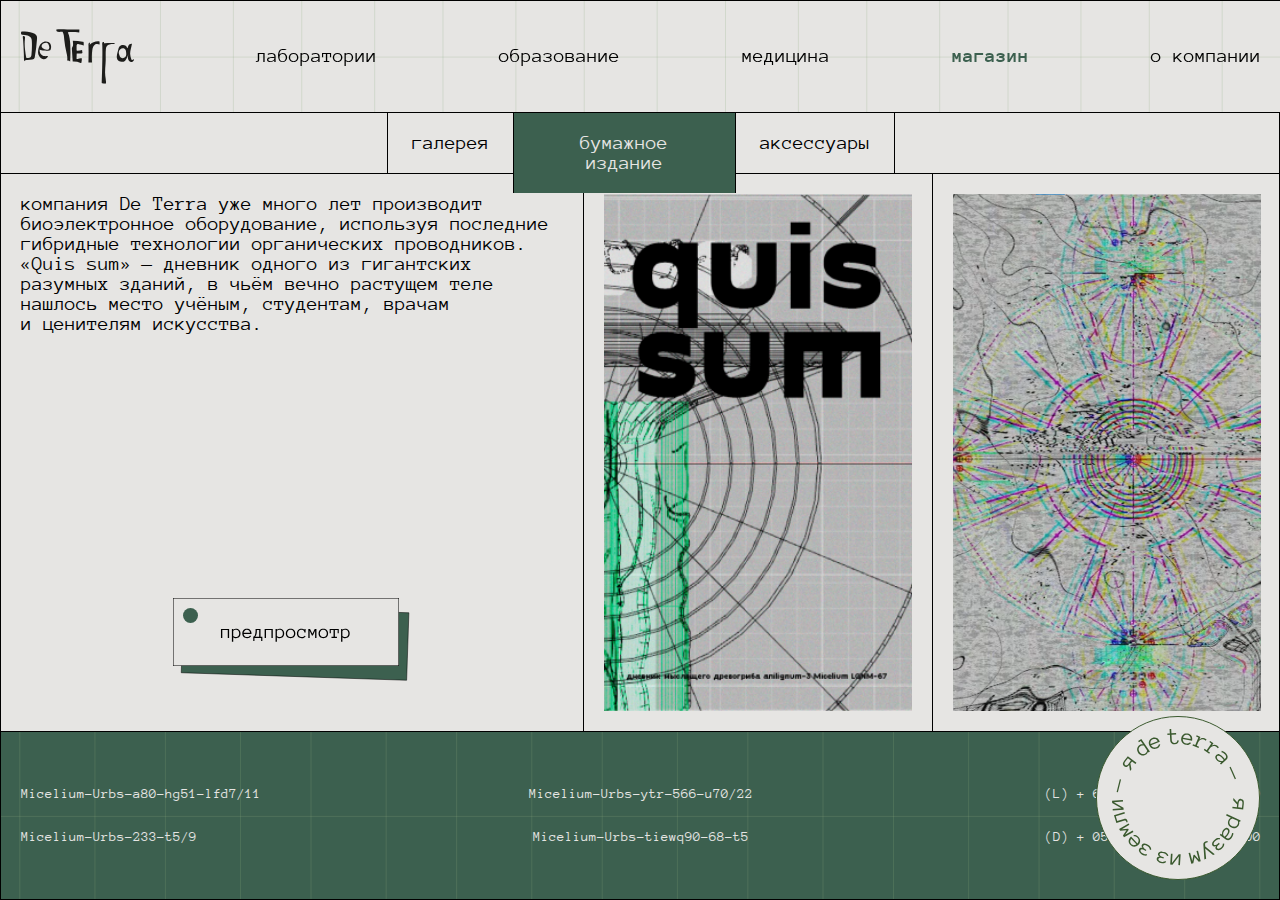
<file: book.html>
<!DOCTYPE html>
<html lang="en" dir="ltr">
  <head>
    <meta charset="utf-8">
    <title>Бумажное издание</title>
    <meta charset="utf-8">
    <meta name="viewport" content="width=device-width">
    <link rel="stylesheet" href="stylesheets/style.css">
    <link rel="stylesheet" href="stylesheets/gallery.css">
    <link rel="stylesheet" href="stylesheets/book.css">
    <link rel="icon" type="image/png" href="images/logo_icon.svg"/>
    <script src="https://ajax.googleapis.com/ajax/libs/jquery/3.5.1/jquery.min.js"></script>
    <script src="jq/jq.js"></script>
    <style media="screen">
     @font-face {
         font-family: "Anonymous_Pro";
         src: url("fonts/Anonymous_Pro.woff") format('woff');
         font-style: normal;
         font-weight: 300;
        }
      @font-face {
          font-family: "Anonymous_Pro_B";
          src: url("fonts/Anonymous_Pro_B.woff") format('woff');
          font-style: normal;
          font-weight: 700;
          }
    </style>
    <script>

    </script>
  </head>
  <body class="body_book">
    <div class="main">
      <nav>
      <div class="menu-items menu_about0">
        <a href="index.html" class="logo"></a>
        <a href="labs.html">лаборатории</a>
        <a href="education.html">образование</a>
        <a href="medcine.html">медицина</a>
        <a href="gallery.html" class="active_menu-item">магазин</a>
        <a href="index.html">о компании</a>
        <div class="menu_burger"></div>
      </div>
      </nav>
      <div class="menu_blur hidden_element"></div>
      <div class="menu_ipad hidden_element">
        <div class="menu_ipad_items">
          <a href="labs.html">лаборатории</a>
          <a href="education.html">образование</a>
          <a href="medcine.html">медицина</a>
          <a href="gallery.html" class="active_menu-item">магазин</a>
          <a href="index.html">о компании</a>
        </div>
      </div>
      <div class="menu-shop">
        <div class="menu-items-shop">
          <a href="gallery.html">
            <p class="item1">галерея</p>
          </a>
        <a href="book.html">
          <p class="item2 active-shop-item">бумажное издание</p>
        </a>
        <a href="shop.html">
          <p class="item3">аксессуары</p>
        </a>
        </div>
      </div>
      <a href="error2.html">
        <div class="artificial_intelligence"></div>
      </a>
      <div class="bubble hidden_element">
        <p>я&nbsp;искусственный интеллект, контролирующий публичную информацию о&nbsp;компании. можете задать мне любой вопрос в&nbsp;рамках фотомикологического законодательства. </p>
      </div>
      <div id="grid_book">
    <div class="section content_book">
      <div class="section text-book-space">
        <p>компания De Terra уже много лет производит биоэлектронное оборудование, используя последние гибридные технологии органических проводников. «Quis sum»&nbsp;— дневник одного из&nbsp;гигантских разумных зданий, в&nbsp;чьём вечно растущем теле нашлось место учёным, студентам, врачам и&nbsp;ценителям искусства.</p>
      </div>
      <div class="section book-image-space">
        <div class="image_effect image-store-card0 obl1"></div>
      </div>
      <div class="section trailer-video-space">
        <a href="https://vimeo.com/529963673">
          <div class="image_effect image-store-card0 trailer_video"></div>
        </a>
      </div>
      <div class="section button-space button-book-space">
        <a href="https://ru.calameo.com/read/00665403337398b143b6c">
          <div class="button-cards button-book"></div>
        </a>
      </div>
    </div>
    <div class="section footer">
      <div class="footer_space footer_space1">
        <p>Micelium-Urbs-a80-hg51-lfd7/11</p>
        <p>Micelium-Urbs-233-t5/9</p>
      </div>
      <div class="footer_space footer_space2">
        <p>Micelium-Urbs-ytr-566-u70/22</p>
        <p>Micelium-Urbs-tiewq90-68-t5</p>
      </div>
      <div class="footer_space footer_space3">
        <p>(L) + 655-502-73-72-111-100</p>
        <p>(D) + 055-912-63-99-101-100</p>
      </div>
    </div>
      </div>
    </div>
  </body>
</html>
</file>
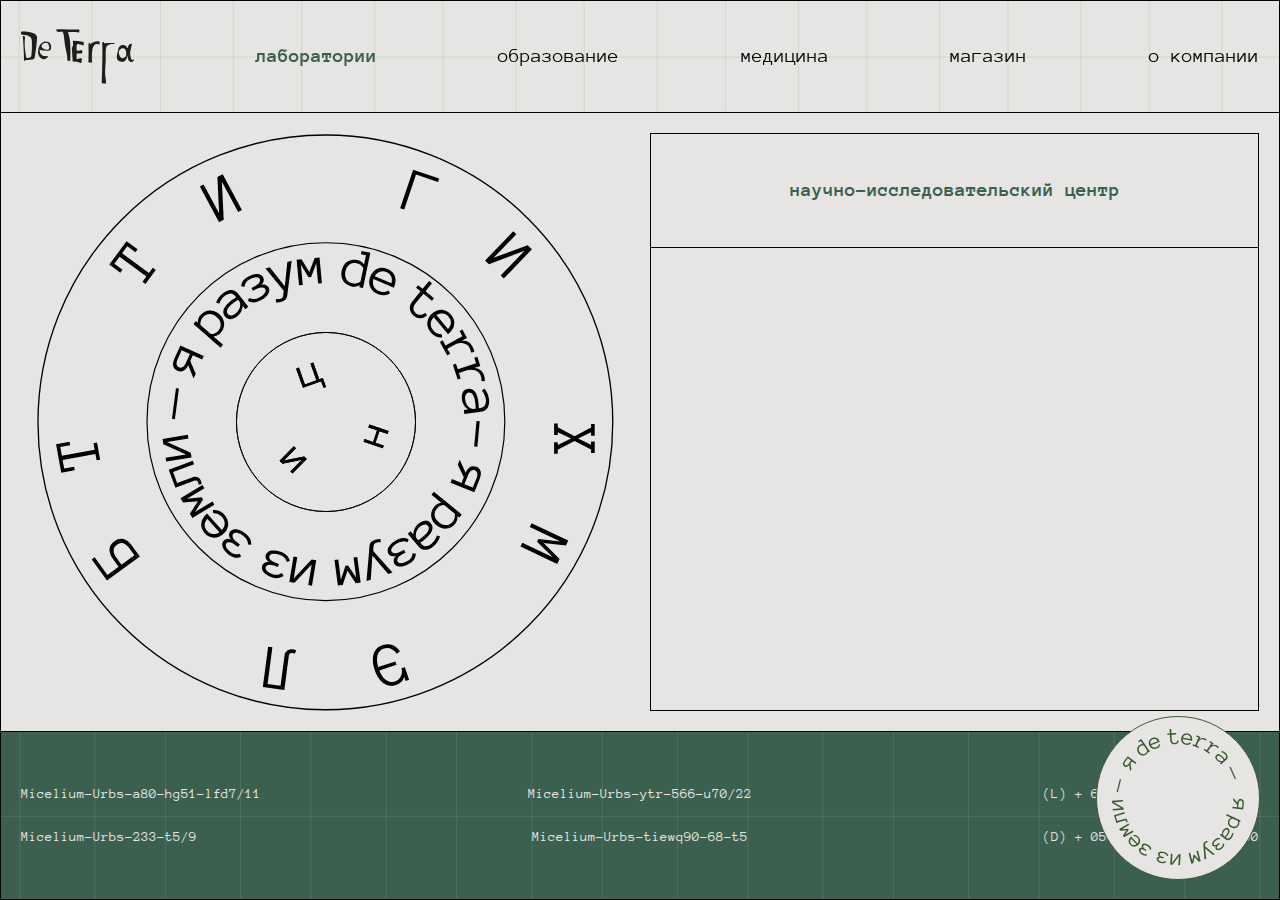
<file: centre.html>
<!DOCTYPE html>
<html lang="en" dir="ltr">
  <head>
    <meta charset="utf-8">
    <meta name="viewport" content="width=device-width">
    <link rel="stylesheet" href="stylesheets/style.css">
    <link rel="stylesheet" href="stylesheets/centre.css">
    <link rel="icon" type="image/png" href="images/logo_icon.svg"/>
    <script src="https://ajax.googleapis.com/ajax/libs/jquery/3.5.1/jquery.min.js"></script>
    <script src="jq/jq.js"></script>
    <title>Научно-исследовательский центр</title>
    <style media="screen">
     @font-face {
         font-family: "Anonymous_Pro";
         src: url("fonts/Anonymous_Pro.woff") format('woff');
         font-style: normal;
         font-weight: 300;
        }
      @font-face {
          font-family: "Anonymous_Pro_B";
          src: url("fonts/Anonymous_Pro_B.woff") format('woff');
          font-style: normal;
          font-weight: 700;
          }
    </style>
    <script>

    </script>
  </head>
  <body class="body_centre">
    <div class="main">
      <nav>
      <div class="menu-items menu_about0">
        <a href="index.html" class="logo"></a>
        <a href="labs.html" class="active_menu-item">лаборатории</a>
        <a href="education.html">образование</a>
        <a href="medcine.html">медицина</a>
        <a href="gallery.html">магазин</a>
        <a href="index.html">о компании</a>
        <div class="menu_burger"></div>
      </div>
      </nav>
      <div class="menu_blur hidden_element"></div>
      <div class="menu_ipad hidden_element">
        <div class="menu_ipad_items">
          <a href="labs.html" class="active_menu-item">лаборатории</a>
          <a href="education.html">образование</a>
          <a href="medcine.html">медицина</a>
          <a href="gallery.html">магазин</a>
          <a href="index.html">о компании</a>
        </div>
      </div>
      <a href="error2.html">
        <div class="artificial_intelligence"></div>
      </a>
      <div class="bubble hidden_element">
        <p>я&nbsp;искусственный интеллект, контролирующий публичную информацию о&nbsp;компании. можете задать мне любой вопрос в&nbsp;рамках фотомикологического законодательства. </p>
      </div>
      <div id="grid_centre">
        <div class="section content_centre">
          <div class="section centre_header_space">
            <p>научно-исследовательский центр</p>
            <p class="hidden_element">описание исследовательских лабораторий</p>
          </div>
          <div class="centre_image_space">
            <div class="centre_circle big_circle">
              <svg width="436" height="434" viewBox="0 0 436 434" fill="none" xmlns="http://www.w3.org/2000/svg">
              <circle cx="218" cy="217" r="216.5" stroke="black"/>
              <path d="M390.318 240.653V231.981H393.061V234.043L403.092 229.239L393.061 224.387V226.45H390.318V217.754H393.061V220.731L405.717 227.364L418.162 220.848V218.293H420.904V227.036H418.162V224.481L408.365 229.239L418.162 233.856V231.395H420.904V240.137H418.162V237.489L405.717 231.114L393.061 237.676V240.653H390.318Z" fill="black"/>
              <path d="M364.997 310.588L366.378 307.664L389.416 318.541L377.464 306.911L378.445 304.834L395.01 306.694L371.972 295.816L373.343 292.913L401.001 305.972L399.22 309.744L382.384 307.964L394.436 319.875L392.655 323.647L364.997 310.588Z" fill="black"/>
              <path d="M271.866 391.395C269.002 387.485 265.759 386.125 262.137 387.316C261.35 387.574 260.669 387.905 260.094 388.308C259.51 388.73 259.016 389.205 258.614 389.732C258.196 390.264 257.868 390.841 257.628 391.462C257.374 392.089 257.185 392.743 257.064 393.424C256.846 394.663 256.819 395.955 256.981 397.3C257.134 398.664 257.402 400.007 257.787 401.328L270.746 397.068L271.602 399.673L258.643 403.933C259.162 405.259 259.799 406.522 260.555 407.721C261.296 408.924 262.154 409.934 263.129 410.748C264.089 411.567 265.169 412.125 266.368 412.422C267.568 412.718 268.88 412.632 270.305 412.164C271.329 411.827 272.23 411.317 273.009 410.633C273.792 409.965 274.408 409.187 274.857 408.299C275.305 407.412 275.581 406.449 275.684 405.412C275.772 404.38 275.646 403.344 275.304 402.305L277.909 401.449L281.042 410.978L278.437 411.834L277.324 408.45C277.13 409.961 276.507 411.243 275.455 412.296C274.389 413.354 272.957 414.178 271.161 414.769C269.128 415.437 267.267 415.58 265.578 415.198C263.88 414.835 262.364 414.1 261.029 412.992C259.68 411.89 258.507 410.499 257.511 408.82C256.515 407.141 255.698 405.329 255.059 403.384C254.629 402.078 254.299 400.772 254.067 399.467C253.825 398.181 253.714 396.918 253.734 395.678C253.739 394.443 253.885 393.26 254.171 392.13C254.443 391.004 254.882 389.963 255.489 389.007C256.101 388.066 256.885 387.225 257.842 386.482C258.783 385.745 259.93 385.155 261.281 384.711C263.893 383.852 266.299 383.867 268.499 384.755C270.709 385.674 272.6 387.248 274.172 389.478L271.866 391.395Z" fill="black"/>
              <path d="M170.88 416.401L174.876 386.077L178.082 386.5L174.445 414.105L184.228 415.394L187.231 392.599C187.344 391.747 187.591 391.007 187.973 390.38C188.339 389.75 188.792 389.243 189.332 388.857C189.871 388.471 190.474 388.203 191.14 388.055C191.807 387.89 192.49 387.854 193.187 387.946C194.488 388.118 195.415 388.437 195.969 388.904L195.007 391.354C194.809 391.186 194.582 391.053 194.327 390.957C194.056 390.858 193.696 390.779 193.247 390.72C191.605 390.504 190.669 391.271 190.438 393.021L187.076 418.535L170.88 416.401Z" fill="black"/>
              <path d="M60.9753 309.105C59.3706 310.272 58.5419 311.696 58.4892 313.377C58.4239 315.067 59.0438 316.809 60.349 318.603L64.4162 324.195L74.1203 317.136L70.0532 311.544C68.748 309.75 67.3067 308.605 65.7294 308.11C64.1395 307.625 62.5548 307.956 60.9753 309.105ZM62.2176 325.794L58.1504 320.203C56.1926 317.511 55.2653 314.988 55.3685 312.633C55.4717 310.278 56.711 308.237 59.0865 306.509C61.4493 304.79 63.748 304.258 65.9824 304.912C68.2168 305.567 70.3221 307.252 72.2983 309.969L78.2267 318.119L53.4925 336.111L41.9941 320.304L44.2116 318.691L53.8212 331.902L62.2176 325.794Z" fill="black"/>
              <path d="M25.274 231.56L25.7672 234.257L18.2972 235.623L19.4774 242.079L44.1697 237.564L43.2846 232.723L45.9821 232.229L48.3383 245.117L45.6408 245.611L44.7514 240.746L20.0591 245.26L21.2393 251.716L28.7093 250.35L29.2024 253.047L19.035 254.906L15.1066 233.419L25.274 231.56Z" fill="black"/>
              <path d="M76.5327 86.6479L74.9034 88.8536L68.7953 84.3418L64.8963 89.6204L85.087 104.534L88.0113 100.575L90.217 102.205L82.4329 112.743L80.2271 111.114L83.1653 107.136L62.9746 92.2221L59.0756 97.5007L65.1837 102.012L63.5544 104.218L55.2406 98.0771L68.2188 80.5069L76.5327 86.6479Z" fill="black"/>
              <path d="M123.435 39.256L126.264 37.7363L137.944 59.4769L136.669 32.1457L140.654 30.0048L155.13 56.9483L152.281 58.4791L140.035 35.6855L141.421 64.3137L137.911 66.1995L123.435 39.256Z" fill="black"/>
              <path d="M284.115 26.6322L303.726 33.2429L302.85 35.8414L286.282 30.2564L277.388 56.6414L274.345 55.6158L284.115 26.6322Z" fill="black"/>
              <path d="M359.546 73.046L361.857 75.2748L344.726 93.0401L370.36 83.4744L373.616 86.6143L352.385 108.631L350.057 106.386L368.018 87.7603L341.183 97.8285L338.315 95.0628L359.546 73.046Z" fill="black"/>
              </svg>
            </div>
            <div class="centre_circle middle_circle">
              <svg width="306" height="306" viewBox="0 0 306 306" fill="none" xmlns="http://www.w3.org/2000/svg">
              <path d="M304.995 152.745C304.995 236.735 236.908 304.823 152.918 304.823C68.9277 304.823 0.840332 236.735 0.840332 152.745C0.840332 68.7553 68.9277 0.667969 152.918 0.667969C236.908 0.667969 304.995 68.7553 304.995 152.745Z" stroke="black"/>
              <path d="M278.933 173.881L280.951 152.131L283.682 152.385L281.663 174.135L278.933 173.881Z" fill="black"/>
              <path d="M271.658 196.166C272.748 193.809 274.033 192.18 275.511 191.279C277.003 190.383 278.742 190.338 280.725 191.142C282.839 191.999 284.091 193.341 284.48 195.168C284.877 197.015 284.53 199.286 283.438 201.979L279.07 212.752L258.827 204.545L260.042 201.547L268.144 204.832L270.108 199.988L265 189.319L266.709 185.105L271.658 196.166ZM279.519 194.118C278.389 193.66 277.327 193.785 276.331 194.495C275.33 195.218 274.486 196.427 273.799 198.121L270.664 205.854L277.744 208.724L280.879 200.992C281.566 199.298 281.795 197.84 281.566 196.617C281.331 195.409 280.648 194.576 279.519 194.118Z" fill="black"/>
              <path d="M246.939 240.805C245.615 239.735 244.579 238.555 243.832 237.268C243.084 235.981 242.62 234.641 242.44 233.249C242.261 231.879 242.381 230.489 242.798 229.078C243.215 227.667 243.955 226.306 245.016 224.994C245.743 224.095 246.614 223.352 247.63 222.767C248.636 222.194 249.755 221.803 250.989 221.595L242.66 214.86L244.679 212.364L268.463 231.595L266.444 234.091L264.876 232.824C264.941 235.428 264.256 237.617 262.822 239.391C261.761 240.703 260.584 241.711 259.292 242.415C258.012 243.128 256.671 243.531 255.27 243.623C253.871 243.738 252.452 243.555 251.012 243.074C249.585 242.603 248.227 241.847 246.939 240.805ZM248.958 238.309C249.906 239.075 250.901 239.658 251.943 240.059C252.988 240.482 254.025 240.678 255.055 240.646C256.085 240.615 257.086 240.359 258.057 239.879C259.018 239.41 259.902 238.678 260.708 237.682C261.474 236.734 262.015 235.705 262.33 234.593C262.636 233.495 262.689 232.261 262.489 230.894L253.376 223.525C251.997 223.616 250.808 223.931 249.81 224.47C248.802 225.021 247.914 225.77 247.148 226.718C246.342 227.714 245.811 228.731 245.555 229.77C245.288 230.82 245.247 231.852 245.432 232.866C245.617 233.879 246.014 234.843 246.621 235.756C247.232 236.692 248.01 237.542 248.958 238.309Z" fill="black"/>
              <path d="M242.105 239.047C242.993 240.097 243.471 241.196 243.542 242.344C243.622 243.504 243.41 244.645 242.905 245.767C242.399 246.911 241.673 248.036 240.727 249.143C239.778 250.272 238.731 251.321 237.586 252.289C237.144 252.662 236.745 252.989 236.389 253.27C236.021 253.561 235.672 253.825 235.342 254.064C234.999 254.312 234.652 254.555 234.299 254.791C233.947 255.028 233.56 255.283 233.137 255.559L234.151 256.758C234.837 257.569 235.581 258.086 236.383 258.308C237.173 258.541 237.95 258.59 238.716 258.454C239.491 258.331 240.21 258.091 240.871 257.737C241.543 257.394 242.076 257.056 242.47 256.723C243.711 255.674 244.715 254.539 245.482 253.317C246.25 252.095 246.85 250.82 247.283 249.493L249.951 250.398C249.463 251.854 248.76 253.298 247.842 254.729C246.922 256.182 245.716 257.538 244.225 258.799C243.318 259.566 242.328 260.198 241.255 260.696C240.181 261.216 239.09 261.523 237.985 261.619C236.877 261.737 235.782 261.579 234.698 261.144C233.615 260.71 232.609 259.944 231.681 258.846L222.451 247.927L224.921 245.839L227.282 248.632C227.257 247.732 227.348 246.847 227.554 245.977C227.748 245.117 228.032 244.304 228.407 243.537C228.792 242.782 229.227 242.087 229.713 241.451C230.188 240.804 230.695 240.253 231.232 239.799C233.439 237.933 235.468 236.944 237.318 236.833C239.168 236.722 240.763 237.46 242.105 239.047ZM233.002 241.893C231.976 242.761 231.183 243.687 230.624 244.671C230.063 245.677 229.688 246.649 229.498 247.587C229.309 248.524 229.276 249.381 229.399 250.156C229.511 250.942 229.743 251.543 230.096 251.961L231.428 253.536C232.328 252.979 233.153 252.394 233.903 251.781C234.641 251.178 235.278 250.649 235.815 250.195C236.698 249.448 237.501 248.668 238.224 247.852C238.934 247.047 239.478 246.25 239.854 245.461C240.241 244.684 240.438 243.924 240.444 243.182C240.451 242.44 240.187 241.752 239.653 241.12C239.058 240.416 238.168 240.053 236.983 240.032C235.797 240.032 234.47 240.652 233.002 241.893Z" fill="black"/>
              <path d="M211 273.173C210.48 272.246 210.317 271.191 210.512 270.006C210.702 268.843 211.403 267.777 212.616 266.81C211.224 267.268 209.918 267.303 208.696 266.914C207.468 266.546 206.579 265.871 206.028 264.89C205.516 263.977 205.298 263.015 205.376 262.004C205.461 261.007 205.791 260.015 206.367 259.029C206.928 258.051 207.716 257.107 208.729 256.198C209.734 255.276 210.918 254.432 212.28 253.667C214.46 252.443 216.446 251.768 218.238 251.64C220.024 251.534 221.728 251.921 223.352 252.801L222.147 255.252C220.956 254.63 219.656 254.374 218.248 254.483C216.84 254.593 215.298 255.118 213.622 256.058C211.62 257.183 210.17 258.399 209.274 259.708C208.365 261.025 208.216 262.228 208.828 263.319C209.035 263.686 209.364 263.985 209.815 264.216C210.261 264.467 210.796 264.606 211.42 264.632C212.051 264.672 212.758 264.589 213.538 264.384C214.327 264.192 215.184 263.836 216.111 263.316L219.299 261.527L220.63 263.897L217.441 265.687C215.656 266.689 214.511 267.744 214.004 268.853C213.491 269.983 213.43 270.895 213.82 271.59C214.386 272.598 215.396 273.088 216.85 273.061C218.29 273.041 219.977 272.488 221.912 271.402C223.52 270.499 224.688 269.468 225.416 268.307C226.144 267.145 226.519 265.931 226.543 264.664L229.43 264.924C229.364 266.753 228.841 268.391 227.861 269.837C226.867 271.291 225.328 272.603 223.243 273.773C221.921 274.515 220.639 275.055 219.396 275.394C218.147 275.755 216.983 275.916 215.904 275.876C214.819 275.858 213.848 275.615 212.993 275.145C212.146 274.689 211.482 274.031 211 273.173Z" fill="black"/>
              <path d="M187.426 288.239L189.987 258.534C190.082 256.889 190.581 255.669 191.486 254.873C192.385 254.063 193.472 253.446 194.747 253.022C196.171 252.548 197.68 252.334 199.276 252.379L199.549 255.203C198.754 255.138 198.003 255.158 197.296 255.261C196.585 255.35 196.021 255.463 195.606 255.601C194.598 255.937 193.99 256.411 193.782 257.024C193.56 257.641 193.419 258.33 193.359 259.091L193.135 262.649L209.486 280.895L205.883 282.094L192.378 266.458L191.073 287.025L187.426 288.239Z" fill="black"/>
              <path d="M160.22 270.391L163.427 269.968L165.689 287.14L169.532 275.216L171.809 274.916L178.679 285.429L176.416 268.257L179.6 267.838L182.453 289.494L178.317 290.039L171.252 279.481L167.21 291.503L163.074 292.047L160.22 270.391Z" fill="black"/>
              <path d="M141.074 292.141L137.907 291.612L140.811 274.228L126.256 289.666L121.794 288.92L125.393 267.375L128.583 267.908L125.548 286.078L140.743 269.939L144.673 270.596L141.074 292.141Z" fill="black"/>
              <path d="M98.7849 275.008C99.1544 274.011 99.8538 273.204 100.883 272.586C101.892 271.977 103.158 271.822 104.681 272.12C103.431 271.356 102.559 270.383 102.064 269.2C101.55 268.025 101.488 266.911 101.88 265.856C102.244 264.875 102.836 264.086 103.657 263.491C104.472 262.91 105.442 262.52 106.566 262.32C107.675 262.115 108.904 262.104 110.253 262.288C111.607 262.457 113.016 262.813 114.481 263.356C116.825 264.226 118.626 265.302 119.883 266.585C121.12 267.877 121.928 269.427 122.308 271.234L119.66 271.902C119.363 270.592 118.717 269.436 117.722 268.433C116.728 267.431 115.329 266.596 113.527 265.927C111.374 265.128 109.508 264.811 107.931 264.976C106.338 265.135 105.325 265.801 104.89 266.973C104.743 267.369 104.728 267.813 104.845 268.306C104.942 268.809 105.183 269.306 105.567 269.799C105.945 270.306 106.465 270.79 107.127 271.253C107.784 271.729 108.61 272.153 109.606 272.522L113.034 273.794L112.089 276.343L108.661 275.071C106.741 274.359 105.195 274.169 104.023 274.501C102.83 274.841 102.094 275.385 101.817 276.132C101.415 277.216 101.695 278.304 102.657 279.394C103.605 280.479 105.119 281.407 107.199 282.178C108.928 282.82 110.47 283.042 111.826 282.845C113.183 282.648 114.351 282.148 115.332 281.346L117.003 283.715C115.566 284.849 113.979 285.51 112.243 285.699C110.491 285.883 108.495 285.559 106.253 284.727C104.832 284.2 103.59 283.573 102.527 282.845C101.444 282.127 100.568 281.343 99.8989 280.495C99.2102 279.657 98.7681 278.759 98.5726 277.804C98.3718 276.862 98.4425 275.93 98.7849 275.008Z" fill="black"/>
              <path d="M65.8028 254.155C66.4433 253.307 67.3454 252.735 68.509 252.439C69.6507 252.147 70.9078 252.362 72.2801 253.086C71.3028 251.995 70.7478 250.812 70.6149 249.536C70.4602 248.264 70.7219 247.179 71.4002 246.281C72.0314 245.446 72.8257 244.861 73.7832 244.527C74.7312 244.206 75.7722 244.111 76.9061 244.243C78.0276 244.366 79.2076 244.71 80.4461 245.274C81.6941 245.825 82.9414 246.572 84.188 247.514C86.1825 249.021 87.5972 250.57 88.432 252.16C89.245 253.754 89.5731 255.471 89.4164 257.311L86.6887 257.189C86.7811 255.848 86.4952 254.555 85.831 253.309C85.1668 252.063 84.068 250.86 82.5347 249.701C80.7022 248.317 79.0069 247.476 77.4486 247.18C75.8778 246.874 74.7156 247.22 73.9619 248.217C73.7076 248.554 73.5654 248.975 73.5355 249.481C73.4836 249.99 73.5707 250.536 73.7967 251.118C74.0133 251.713 74.372 252.326 74.8728 252.96C75.3642 253.605 76.0337 254.248 76.8814 254.889L79.7984 257.093L78.1592 259.262L75.2422 257.058C73.6092 255.824 72.1834 255.197 70.9647 255.177C69.7241 255.16 68.8636 255.469 68.3832 256.105C67.6861 257.027 67.6413 258.149 68.249 259.47C68.8443 260.781 70.0269 262.106 71.7971 263.444C73.268 264.555 74.6813 265.212 76.0368 265.414C77.3923 265.616 78.6554 265.473 79.8259 264.987L80.744 267.737C79.0415 268.409 77.3315 268.586 75.6139 268.267C73.8838 267.939 72.0652 267.054 70.1579 265.613C68.9487 264.699 67.9397 263.741 67.1309 262.738C66.3001 261.738 65.6866 260.735 65.2902 259.731C64.872 258.729 64.7069 257.743 64.7948 256.771C64.8733 255.812 65.2093 254.94 65.8028 254.155Z" fill="black"/>
              <path d="M64.4821 244.867C66.0412 243.143 66.8441 241.281 66.8906 239.281C66.9371 237.281 66.1802 235.417 64.6198 233.689C63.5202 232.471 62.2917 231.612 60.9343 231.112C59.577 230.611 58.3125 230.458 57.141 230.653L56.781 227.947C58.6505 227.732 60.3946 227.915 62.0135 228.495C63.6207 229.086 65.1678 230.205 66.6549 231.851C67.7859 233.104 68.614 234.44 69.139 235.861C69.6641 237.281 69.9011 238.709 69.8502 240.145C69.7771 241.58 69.4131 242.972 68.758 244.321C68.103 245.671 67.1435 246.916 65.8795 248.058C64.6503 249.168 63.3521 250.003 61.985 250.564C60.5957 251.124 59.2048 251.391 57.8123 251.364C56.3976 251.336 55.0208 251 53.6818 250.357C52.3311 249.724 51.0851 248.776 49.9436 247.512C48.6974 246.132 47.8402 244.716 47.372 243.265C46.9038 241.814 46.7724 240.375 46.9779 238.947C47.1612 237.518 47.6745 236.129 48.5177 234.778C49.3504 233.415 50.4568 232.111 51.8367 230.864L64.4821 244.867ZM52.0793 235.224C50.546 237.093 49.8052 238.931 49.8571 240.737C49.909 242.543 50.6104 244.193 51.9613 245.689C52.6525 246.455 53.4189 247.047 54.2604 247.466C55.0904 247.895 55.9625 248.15 56.8766 248.23C57.7908 248.309 58.7302 248.219 59.6949 247.958C60.648 247.708 61.5549 247.279 62.4156 246.67L52.0793 235.224Z" fill="black"/>
              <path d="M48.0101 206.531L49.6858 209.298L34.8713 218.271L47.3346 216.997L48.5246 218.961L41.6592 229.477L56.4737 220.504L58.1372 223.25L39.4538 234.567L37.2923 230.999L44.1207 220.286L31.4881 221.417L29.3266 217.848L48.0101 206.531Z" fill="black"/>
              <path d="M19.3014 193.524L39.7815 185.927L40.9064 188.959L22.9973 195.603L26.429 204.854L39.7894 199.898C40.5951 199.599 41.3646 199.472 42.0977 199.517C42.8255 199.547 43.486 199.71 44.0793 200.006C44.6726 200.303 45.1905 200.711 45.6331 201.23C46.0903 201.744 46.4411 202.33 46.6857 202.989C47.1422 204.22 47.2932 205.189 47.1389 205.896L44.5236 206.191C44.5794 205.937 44.5904 205.675 44.5566 205.404C44.5174 205.119 44.419 204.763 44.2614 204.339C43.6854 202.786 42.5697 202.316 40.9143 202.93L24.9829 208.84L19.3014 193.524Z" fill="black"/>
              <path d="M17.1655 186.66L16.6486 183.491L34.0437 180.653L14.747 171.832L14.0188 167.368L35.5777 163.851L36.0983 167.044L17.9167 170.009L38.0829 179.211L38.7244 183.143L17.1655 186.66Z" fill="black"/>
              <path d="M27.9889 124.631L24.5661 150.61L22.0565 150.279L25.4793 124.301L27.9889 124.631Z" fill="black"/>
              <path d="M35.9121 104.818C34.7259 107.128 33.3758 108.703 31.8619 109.543C30.3337 110.376 28.5951 110.351 26.646 109.466C24.5689 108.522 23.3735 107.13 23.0598 105.289C22.7384 103.427 23.1785 101.173 24.3801 98.5265L29.1866 87.9417L49.0758 96.9731L47.7386 99.9181L39.7786 96.3036L37.6176 101.062L42.2829 111.933L40.4029 116.073L35.9121 104.818ZM27.9736 106.542C29.0833 107.046 30.1501 106.964 31.174 106.296C32.2044 105.614 33.0975 104.441 33.8533 102.777L37.3031 95.1795L30.3461 92.0204L26.8963 99.6176C26.1405 101.282 25.852 102.73 26.031 103.961C26.2163 105.178 26.8639 106.038 27.9736 106.542Z" fill="black"/>
              <path d="M62.236 61.2911C63.5164 62.4141 64.5043 63.6337 65.1995 64.9501C65.8947 66.2664 66.3047 67.6236 66.4295 69.0216C66.5529 70.3975 66.3778 71.7819 65.9044 73.1748C65.431 74.5677 64.6379 75.8985 63.5252 77.1672C62.7628 78.0365 61.8624 78.7432 60.8241 79.2874C59.796 79.8197 58.6616 80.1653 57.4209 80.3241L65.4735 87.3866L63.3563 89.8006L40.3613 69.6332L42.4784 67.2191L43.9938 68.5482C44.0336 65.9436 44.8055 63.7838 46.3097 62.0687C47.4224 60.8 48.6384 59.8401 49.9576 59.189C51.2651 58.5276 52.6207 58.1786 54.0245 58.142C55.4268 58.0833 56.8376 58.3231 58.2569 58.8612C59.6644 59.389 60.9908 60.199 62.236 61.2911ZM60.1188 63.7051C59.2025 62.9015 58.2317 62.2786 57.2062 61.8365C56.1793 61.3723 55.1506 61.1352 54.1203 61.1252C53.0899 61.1152 52.0798 61.3308 51.0901 61.7721C50.1107 62.2017 49.1986 62.8981 48.3537 63.8614C47.5501 64.7776 46.9684 65.7846 46.6085 66.8821C46.2588 67.968 46.1567 69.1982 46.3022 70.5727L55.1125 78.2996C56.4943 78.2645 57.6947 77.9976 58.7139 77.499C59.7434 76.9887 60.66 76.2754 61.4636 75.3591C62.3084 74.3958 62.8799 73.4007 63.1779 72.3736C63.4863 71.3347 63.5684 70.3051 63.424 69.2849C63.2797 68.2646 62.9222 67.286 62.3515 66.349C61.7793 65.39 61.0351 64.5087 60.1188 63.7051Z" fill="black"/>
              <path d="M66.9656 63.1619C66.1207 62.0771 65.6862 60.9599 65.6621 59.8101C65.6285 58.648 65.886 57.5166 66.4348 56.4158C66.9863 55.293 67.7571 54.1976 68.7471 53.1293C69.7399 52.0392 70.828 51.0332 72.0114 50.1115C72.4675 49.7563 72.8791 49.4456 73.2462 49.1795C73.6256 48.9038 73.9852 48.6534 74.3249 48.4284C74.6769 48.1939 75.0337 47.9654 75.3954 47.7432C75.757 47.5209 76.1542 47.2808 76.5871 47.0229L75.6222 45.784C74.9693 44.9458 74.2467 44.3995 73.4544 44.1451C72.6745 43.8812 71.8995 43.8016 71.1294 43.9062C70.3497 43.9986 69.6222 44.2088 68.9468 44.5368C68.2618 44.8524 67.7159 45.1687 67.3091 45.4855C66.0271 46.4841 64.9781 47.5784 64.1622 48.7684C63.3462 49.9585 62.6955 51.2081 62.2099 52.5171L59.5801 51.5055C60.1259 50.0703 60.8862 48.6563 61.8609 47.2633C62.8384 45.8483 64.0976 44.5408 65.6385 43.3406C66.5753 42.6109 67.5897 42.0189 68.6816 41.5645C69.7762 41.0883 70.8779 40.8244 71.9865 40.7729C73.0978 40.6995 74.1861 40.9016 75.2512 41.3791C76.3163 41.8567 77.2906 42.6625 78.1739 43.7966L86.9591 55.0758L84.4074 57.0633L82.1607 54.1787C82.149 55.0791 82.0228 55.9597 81.7822 56.8204C81.5539 57.6716 81.2372 58.4728 80.8321 59.2241C80.4174 59.963 79.9547 60.6403 79.4439 61.256C78.9428 61.884 78.4149 62.414 77.8601 62.8461C75.5796 64.6223 73.513 65.5289 71.6602 65.5658C69.8075 65.6027 68.2426 64.8014 66.9656 63.1619ZM76.1751 60.6827C77.2352 59.857 78.0644 58.9636 78.6626 58.0025C79.2635 57.0195 79.6774 56.0634 79.9043 55.1341C80.1311 54.2048 80.1984 53.3503 80.106 52.5706C80.026 51.7813 79.8179 51.1709 79.4819 50.7395L78.2145 49.1123C77.2926 49.6323 76.4447 50.1838 75.6708 50.7668C74.9093 51.3401 74.2511 51.8428 73.6964 52.2749C72.7842 52.9854 71.9509 53.7335 71.1963 54.5193C70.4541 55.2954 69.879 56.0701 69.4712 56.8433C69.0537 57.6042 68.8268 58.3553 68.7903 59.0967C68.7538 59.8381 68.99 60.5355 69.4988 61.1888C70.0653 61.9161 70.9399 62.3143 72.1226 62.3834C73.3081 62.4305 74.6589 61.8636 76.1751 60.6827Z" fill="black"/>
              <path d="M99.639 30.1219C100.121 31.0688 100.24 32.1301 99.9972 33.3058C99.7609 34.4605 99.0172 35.4966 97.7659 36.414C99.1746 36.0126 100.481 36.0311 101.687 36.4697C102.898 36.8873 103.76 37.5974 104.27 38.6C104.745 39.533 104.923 40.503 104.804 41.5101C104.679 42.5033 104.308 43.4808 103.693 44.4425C103.092 45.3972 102.267 46.308 101.218 47.175C100.176 48.056 98.9591 48.8509 97.5666 49.5596C95.3386 50.6937 93.3269 51.2881 91.5314 51.3429C89.7427 51.3766 88.0554 50.9205 86.4693 49.9746L87.7728 47.5754C88.9376 48.2448 90.2256 48.5536 91.6368 48.5015C93.048 48.4495 94.6099 47.9876 96.3227 47.1158C98.3697 46.0739 99.8673 44.9172 100.816 43.6456C101.778 42.3669 101.975 41.1705 101.408 40.0565C101.217 39.6805 100.9 39.3684 100.458 39.12C100.023 38.8506 99.4943 38.6901 98.872 38.6387C98.2426 38.5733 97.5337 38.6273 96.7453 38.8007C95.9498 38.9601 95.0786 39.2808 94.1317 39.7628L90.8733 41.4213L89.64 38.9983L92.8985 37.3398C94.7227 36.4113 95.9104 35.4035 96.4616 34.3165C97.0197 33.2084 97.118 32.2993 96.7565 31.5891C96.232 30.5586 95.2429 30.0276 93.7892 29.9961C92.3495 29.9575 90.6409 30.4415 88.6635 31.4479C87.0204 32.2843 85.8115 33.2677 85.037 34.3983C84.2625 35.5289 83.8378 36.7269 83.763 37.9922L80.8883 37.6145C81.0289 35.7897 81.6183 34.1748 82.6564 32.7697C83.7085 31.3576 85.2998 30.1094 87.4303 29.025C88.781 28.3375 90.0842 27.8495 91.34 27.5609C92.6026 27.2514 93.7722 27.1382 94.849 27.2213C95.9325 27.2835 96.8919 27.5666 97.7271 28.0707C98.5552 28.5609 99.1925 29.2447 99.639 30.1219Z" fill="black"/>
              <path d="M123.839 16.0012L120.046 45.5737C119.883 47.2137 119.334 48.4122 118.397 49.1691C117.464 49.941 116.352 50.5125 115.061 50.8836C113.619 51.2978 112.102 51.4492 110.509 51.3379L110.354 48.505C111.146 48.6026 111.897 48.6143 112.607 48.5403C113.322 48.4813 113.89 48.3914 114.31 48.2705C115.331 47.9771 115.958 47.5287 116.191 46.9252C116.439 46.3175 116.609 45.6347 116.7 44.8769L117.072 41.3318L101.494 22.4219L105.143 21.3734L117.987 37.5573L120.145 17.0627L123.839 16.0012Z" fill="black"/>
              <path d="M149.516 34.9684L146.295 35.2673L144.694 18.0211L140.396 29.789L138.109 30.0012L131.649 19.2319L133.25 36.4781L130.052 36.7748L128.034 15.0246L132.188 14.639L138.841 25.461L143.343 13.6037L147.497 13.2181L149.516 34.9684Z" fill="black"/>
              <path d="M184.477 39.1775L181.31 38.523L181.718 36.5491C180.647 37.1735 179.524 37.5877 178.35 37.7917C177.19 37.9989 176.044 37.9854 174.912 37.7515C173.213 37.4005 171.747 36.8105 170.515 35.9814C169.282 35.1523 168.3 34.1517 167.569 32.9795C166.856 31.7952 166.39 30.4623 166.169 28.9808C165.964 27.5025 166.031 25.9447 166.369 24.3074C166.704 22.6854 167.259 21.2364 168.033 19.9604C168.826 18.6723 169.782 17.6334 170.903 16.8438C172.042 16.042 173.342 15.5049 174.802 15.2322C176.265 14.9443 177.846 14.9758 179.545 15.3267C180.677 15.5607 181.736 15.9949 182.722 16.6293C183.726 17.2517 184.596 18.0616 185.331 19.0591L186.944 11.2552L182.675 10.3731L183.229 7.68766L190.666 9.22421L184.477 39.1775ZM184.701 22.1118C184.003 20.9307 183.165 20.0076 182.185 19.3425C181.221 18.6806 180.142 18.2263 178.949 17.9797C177.694 17.7205 176.539 17.7131 175.483 17.9577C174.443 18.2054 173.522 18.6455 172.722 19.2778C171.921 19.9101 171.245 20.7117 170.693 21.6827C170.16 22.6415 169.767 23.733 169.514 24.9571C169.261 26.1812 169.188 27.3468 169.294 28.4537C169.419 29.5485 169.723 30.5448 170.208 31.4427C170.693 32.3406 171.363 33.1094 172.22 33.7492C173.093 34.3921 174.156 34.8432 175.411 35.1024C177.829 35.602 180.138 35.0819 182.339 33.5423L184.701 22.1118Z" fill="black"/>
              <path d="M193.32 31.5363C192.643 33.76 192.71 35.7865 193.519 37.616C194.329 39.4454 195.808 40.8096 197.955 41.7085C199.469 42.342 200.946 42.5962 202.387 42.4711C203.828 42.346 205.038 41.9459 206.015 41.2708L207.493 43.5665C205.893 44.5567 204.237 45.1339 202.525 45.2982C200.819 45.4481 198.943 45.0947 196.896 44.238C195.34 43.5865 194.021 42.7298 192.941 41.6679C191.861 40.6061 191.039 39.4149 190.474 38.0942C189.929 36.7652 189.666 35.3507 189.684 33.8508C189.702 32.3508 190.039 30.8153 190.697 29.2442C191.337 27.7164 192.155 26.4076 193.154 25.3179C194.172 24.2198 195.317 23.3863 196.588 22.8174C197.88 22.2402 199.269 21.9576 200.755 21.9696C202.246 21.9672 203.777 22.2948 205.348 22.9524C207.064 23.6703 208.442 24.586 209.483 25.6995C210.525 26.813 211.257 28.0593 211.679 29.4386C212.121 30.8095 212.249 32.2857 212.061 33.8671C211.888 35.4546 211.442 37.1059 210.724 38.8211L193.32 31.5363ZM208.648 34.9794C209.24 32.6354 209.127 30.6575 208.312 29.0456C207.496 27.4337 206.158 26.2386 204.299 25.4603C203.347 25.0622 202.402 24.8527 201.462 24.8319C200.528 24.7968 199.631 24.9378 198.77 25.2549C197.909 25.572 197.097 26.0538 196.335 26.7005C195.579 27.3326 194.942 28.1075 194.422 29.0249L208.648 34.9794Z" fill="black"/>
              <path d="M238.911 62.2036C237.26 63.8205 235.4 64.6588 233.33 64.7183C231.282 64.7757 229.358 64.0659 227.558 62.589C226.568 61.7761 225.796 60.8696 225.242 59.8695C224.688 58.8693 224.36 57.8415 224.256 56.7859C224.152 55.7304 224.269 54.6641 224.607 53.5873C224.967 52.5082 225.543 51.4856 226.336 50.5193L233.369 41.9498L229.546 38.8125L231.286 36.6928L235.109 39.8301L240.655 33.0723L243.137 35.1094L237.591 41.8671L244.783 47.77L243.044 49.8897L235.851 43.9868L228.818 52.5563C228.313 53.1723 227.934 53.8314 227.681 54.5335C227.44 55.2455 227.326 55.9506 227.339 56.6487C227.365 57.3568 227.532 58.0397 227.841 58.6976C228.16 59.3434 228.646 59.934 229.298 60.4692C230.53 61.4803 231.869 61.9424 233.314 61.8555C234.782 61.7665 236.077 61.1616 237.199 60.0408L238.911 62.2036Z" fill="black"/>
              <path d="M244.662 63.8636C243.035 65.5237 242.158 67.352 242.032 69.3486C241.906 71.3451 242.587 73.2378 244.077 75.0267C245.127 76.2873 246.32 77.1948 247.657 77.7492C248.993 78.3037 250.25 78.507 251.429 78.3593L251.68 81.0781C249.804 81.2177 248.068 80.9653 246.474 80.3207C244.891 79.6662 243.39 78.4865 241.97 76.7817C240.89 75.4851 240.116 74.1165 239.649 72.676C239.181 71.2355 239.001 69.799 239.109 68.3666C239.24 66.9362 239.659 65.5599 240.368 64.2377C241.076 62.9155 242.085 61.7094 243.393 60.6193C244.666 59.5593 245.997 58.7764 247.385 58.2706C248.796 57.7667 250.196 57.556 251.586 57.6383C252.999 57.7227 254.361 58.1131 255.673 58.8096C256.998 59.4961 258.205 60.4937 259.295 61.8023C260.485 63.231 261.285 64.6796 261.694 66.1481C262.104 67.6166 262.178 69.06 261.915 70.4784C261.675 71.8987 261.107 73.267 260.21 74.5832C259.323 75.9113 258.166 77.1704 256.737 78.3605L244.662 63.8636ZM256.669 73.9942C258.276 72.188 259.09 70.3817 259.11 68.5752C259.131 66.7687 258.496 65.091 257.206 63.5423C256.546 62.7499 255.804 62.1276 254.979 61.6753C254.167 61.2129 253.306 60.9237 252.396 60.8074C251.486 60.6912 250.543 60.744 249.569 60.9658C248.607 61.1777 247.683 61.5706 246.799 62.1446L256.669 73.9942Z" fill="black"/>
              <path d="M276.217 93.9187C276.164 92.627 275.753 91.2834 274.983 89.8879C274.349 88.7387 273.537 87.8484 272.546 87.2171C271.556 86.5859 270.483 86.1782 269.329 85.9941C268.188 85.8025 267.004 85.8225 265.775 86.054C264.568 86.2917 263.417 86.7124 262.323 87.3162L256.145 90.7237L258.534 95.0539L256.133 96.3784L249.805 84.9065L252.206 83.582L254.595 87.9122L268.919 80.0103L266.53 75.6802L268.931 74.3556L272.871 81.4974L268.069 84.1464C272.281 83.5004 275.379 84.9765 277.364 88.5747C277.9 89.5461 278.302 90.4215 278.572 91.2008C278.849 91.9939 278.999 92.785 279.024 93.5743L276.217 93.9187Z" fill="black"/>
              <path d="M285.09 118.18C285.283 116.902 285.133 115.504 284.641 113.989C284.236 112.74 283.607 111.712 282.753 110.905C281.9 110.098 280.924 109.495 279.825 109.096C278.741 108.692 277.575 108.487 276.324 108.482C275.094 108.487 273.884 108.683 272.695 109.069L265.985 111.246L267.512 115.95L264.904 116.797L260.859 104.335L263.467 103.488L264.994 108.192L280.554 103.142L279.028 98.4385L281.636 97.592L284.154 105.35L278.937 107.043C283.195 107.205 285.959 109.241 287.227 113.149C287.57 114.204 287.799 115.14 287.917 115.956C288.038 116.788 288.037 117.593 287.912 118.373L285.09 118.18Z" fill="black"/>
              <path d="M273.895 124.789C275.26 124.62 276.442 124.82 277.441 125.389C278.456 125.956 279.296 126.757 279.959 127.792C280.64 128.842 281.186 130.065 281.595 131.463C282.022 132.874 282.328 134.324 282.512 135.813C282.583 136.387 282.639 136.899 282.679 137.351C282.721 137.818 282.752 138.255 282.771 138.662C282.792 139.085 282.805 139.508 282.81 139.932C282.815 140.357 282.818 140.821 282.817 141.325L284.376 141.132C285.43 141.001 286.27 140.661 286.894 140.111C287.521 139.577 287.987 138.952 288.292 138.237C288.612 137.521 288.805 136.788 288.87 136.04C288.95 135.29 288.958 134.66 288.895 134.148C288.695 132.535 288.293 131.073 287.69 129.763C287.087 128.452 286.348 127.253 285.473 126.164L287.69 124.425C288.642 125.63 289.466 127.008 290.162 128.559C290.876 130.124 291.353 131.875 291.593 133.813C291.739 134.992 291.727 136.166 291.557 137.337C291.405 138.521 291.067 139.602 290.542 140.58C290.035 141.572 289.304 142.402 288.348 143.072C287.392 143.742 286.2 144.165 284.774 144.342L270.585 146.1L270.187 142.89L273.816 142.441C273.049 141.969 272.358 141.409 271.742 140.761C271.128 140.129 270.603 139.446 270.166 138.713C269.744 137.978 269.4 137.233 269.133 136.479C268.851 135.727 268.667 135.002 268.58 134.304C268.225 131.435 268.506 129.196 269.424 127.587C270.343 125.977 271.833 125.045 273.895 124.789ZM271.301 133.967C271.467 135.3 271.809 136.47 272.327 137.477C272.863 138.497 273.471 139.342 274.153 140.014C274.834 140.685 275.533 141.181 276.25 141.501C276.969 141.837 277.6 141.972 278.142 141.904L280.189 141.651C280.215 140.593 280.177 139.582 280.073 138.618C279.971 137.671 279.877 136.848 279.791 136.15C279.648 135.003 279.434 133.904 279.146 132.853C278.86 131.818 278.49 130.927 278.035 130.18C277.596 129.432 277.068 128.852 276.45 128.44C275.832 128.028 275.112 127.874 274.29 127.976C273.375 128.089 272.585 128.636 271.919 129.616C271.271 130.609 271.065 132.06 271.301 133.967Z" fill="black"/>
              </svg>
            </div>
            <div class="centre_circle small_circle">
              <svg width="193" height="193" viewBox="0 0 193 193" fill="none" xmlns="http://www.w3.org/2000/svg">
              <circle cx="96.5" cy="96.5" r="96" stroke="black"/>
              <path d="M136.714 117.782L137.747 114.717L147.031 117.846L151.216 105.431L141.932 102.301L142.958 99.2588L163.657 106.236L162.631 109.279L153.814 106.307L149.629 118.722L158.446 121.694L157.413 124.759L136.714 117.782Z" fill="black"/>
              <path d="M60.6081 151.72L58.3211 149.467L70.693 136.914L49.908 141.175L46.6863 138L62.0195 122.442L64.3231 124.712L51.3919 137.833L73.1035 133.366L75.9413 136.163L60.6081 151.72Z" fill="black"/>
              <path d="M93.0535 49.2183L96.5309 58.9268L93.8169 59.8989L91.2958 52.8602L71.8125 59.8387L64.4468 39.2743L67.4697 38.1916L73.9108 56.1744L86.245 51.7565L79.8039 33.7737L82.8489 32.6831L89.2583 50.5776L93.0535 49.2183Z" fill="black"/>
              </svg>
            </div>
            <div class="building_scheme_below hidden_element"></div>
          </div>
          <div class="section centre_text_space">
            <p class="hidden_element">модифицированное гименофорное образование. лифт выше не&nbspидёт, но&nbspесть выход на&nbsp«крышу» к&nbspспоровому кольцу и&nbspбашне коммуникаций. также можно попасть в&nbspтехотдел или&nbspкомнату управления центральным органическим процессором. научно-исследовательский центр, как&nbspи&nbspдругие части тела Anilignum, подчинены радиальной закономерности. человек (или&nbspлюбое другое антропоморфное существо) может идти прямо и&nbspв&nbspитоге вернуться к&nbspначалу своего пути. пространство разделено на&nbspчетыре сектора: альфа, бета, гамма и&nbspомега. каждый сектор, в&nbspсвою очередь, сегментирован на&nbspотделы генной инженерии, химического моделирования, эндогенной лаборатории, биокибернетики и&nbspтелекоммуникации, тестирования искусственного интеллекта.</p>
          </div>
        </div>
        <div class="section footer">
          <div class="footer_space footer_space1">
            <p>Micelium-Urbs-a80-hg51-lfd7/11</p>
            <p>Micelium-Urbs-233-t5/9</p>
          </div>
          <div class="footer_space footer_space2">
            <p>Micelium-Urbs-ytr-566-u70/22</p>
            <p>Micelium-Urbs-tiewq90-68-t5</p>
          </div>
          <div class="footer_space footer_space3">
            <p>(L) + 655-502-73-72-111-100</p>
            <p>(D) + 055-912-63-99-101-100</p>
          </div>
        </div>
      </div>
    </div>
  </body>
</html>
</file>
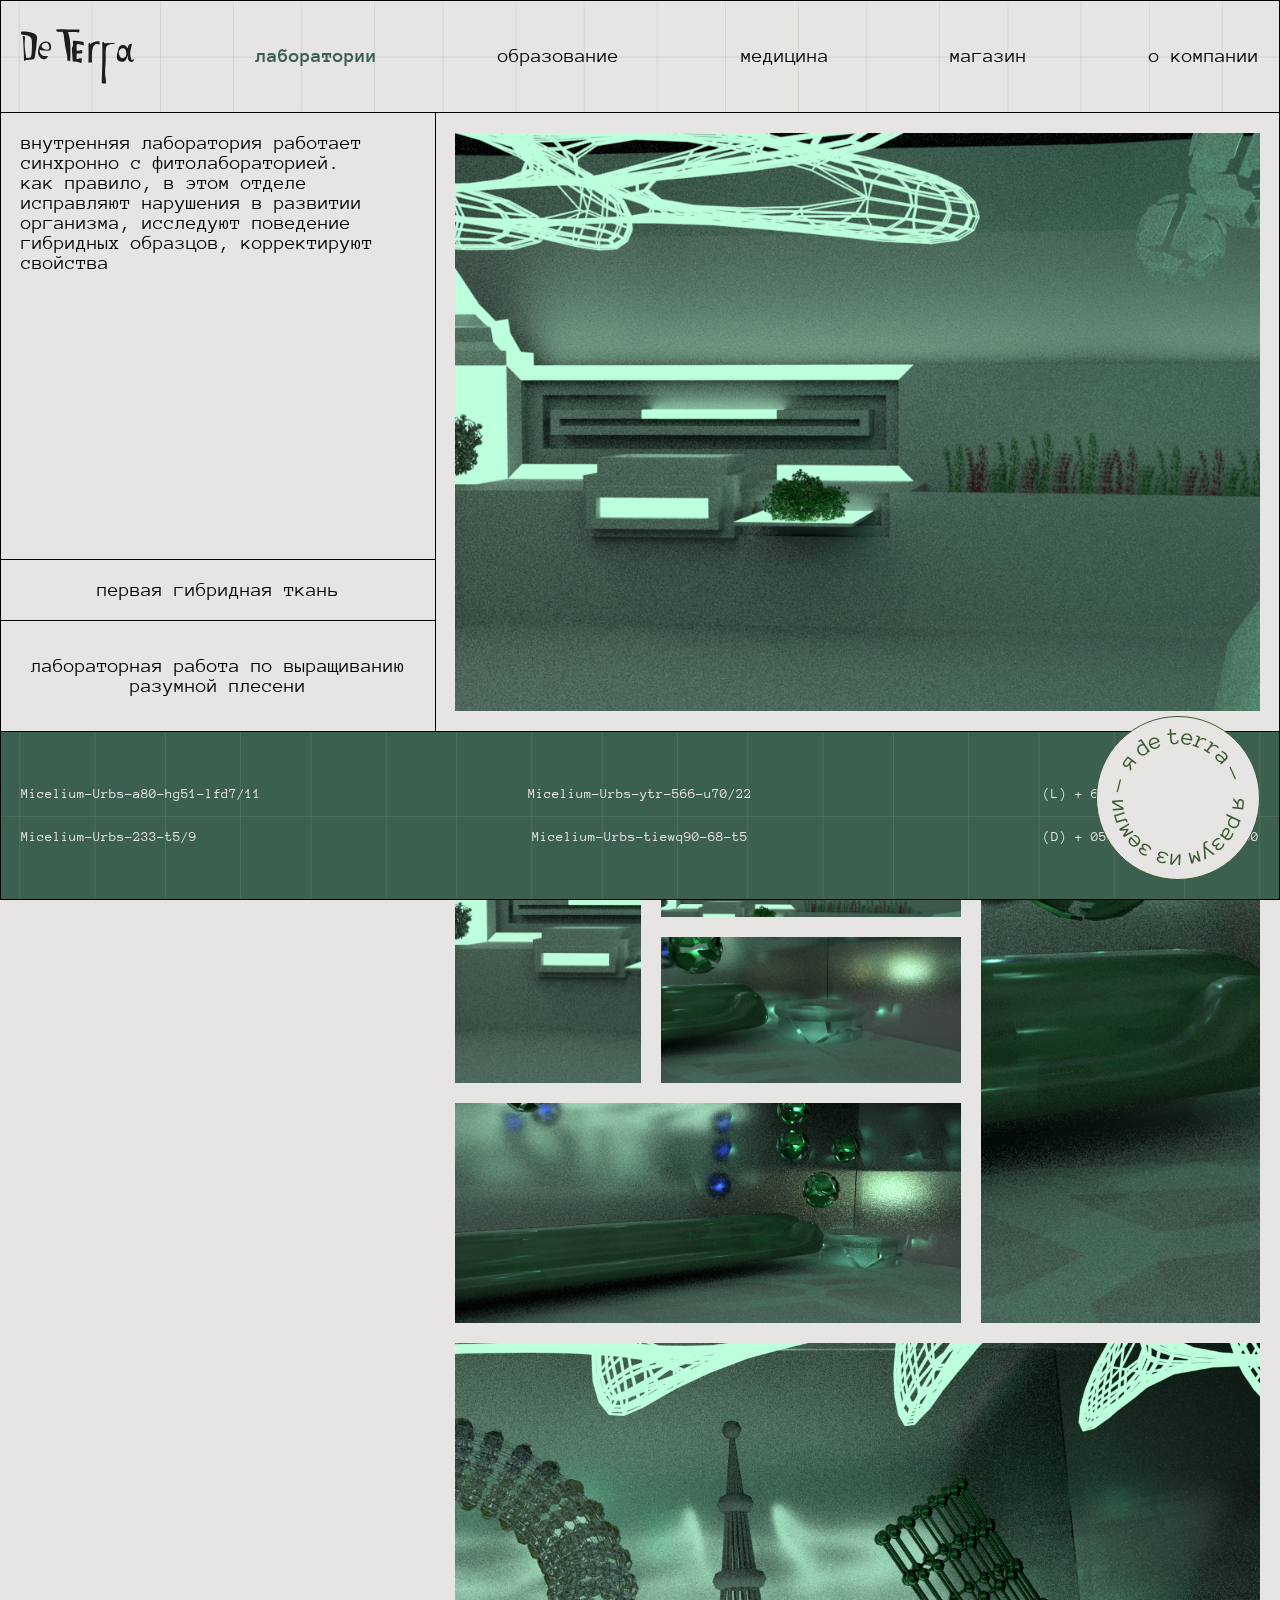
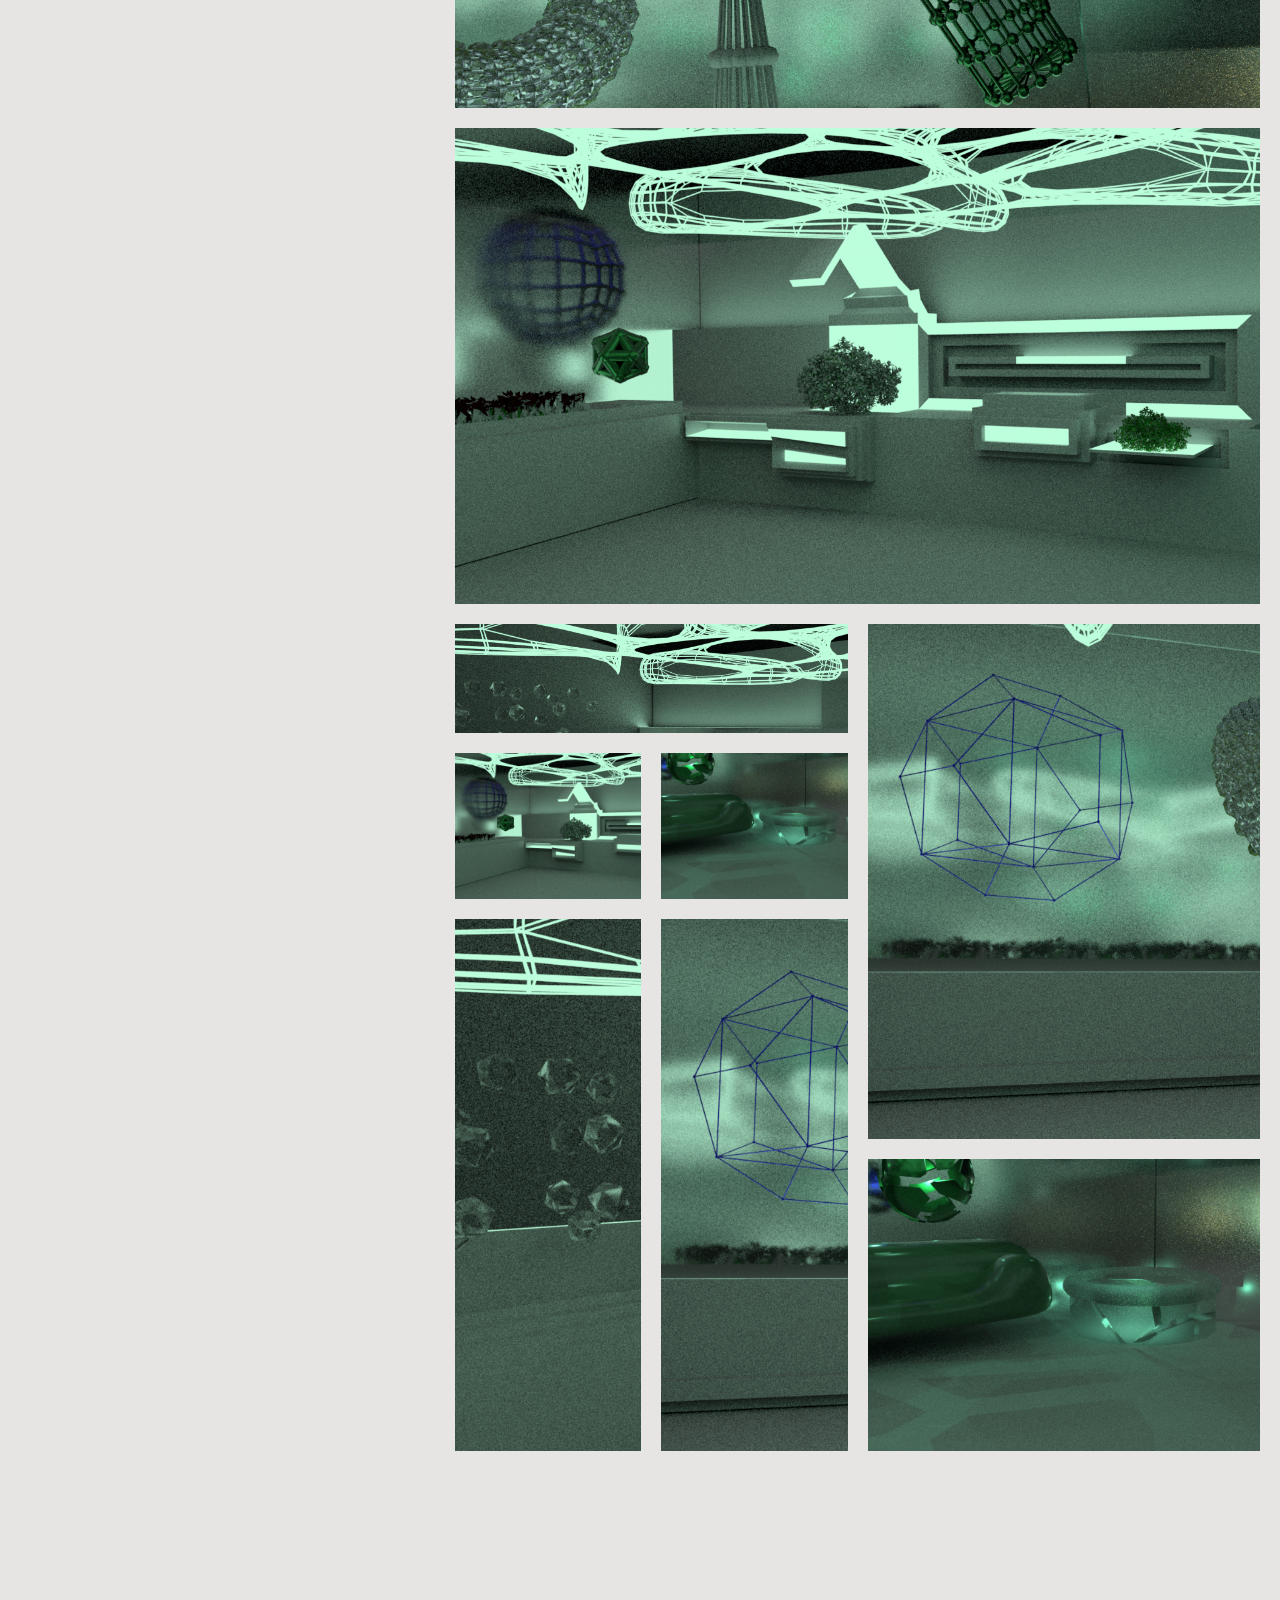
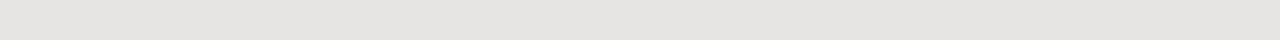
<file: endogenlab.html>
<!DOCTYPE html>
<html lang="en" dir="ltr">
  <head>
    <meta charset="utf-8">
    <meta name="viewport" content="width=device-width">
    <link rel="stylesheet" href="stylesheets/style.css">
    <link rel="stylesheet" href="stylesheets/endogenlab.css">
    <link rel="icon" type="image/png" href="images/logo_icon.svg"/>
    <script src="https://ajax.googleapis.com/ajax/libs/jquery/3.5.1/jquery.min.js"></script>
    <script src="jq/jq.js"></script>
    <title>Эндогенная лаборатория</title>
  </head>
  <style media="screen">
   @font-face {
       font-family: "Anonymous_Pro";
       src: url("fonts/Anonymous_Pro.woff") format('woff');
       font-style: normal;
       font-weight: 300;
      }
    @font-face {
        font-family: "Anonymous_Pro_B";
        src: url("fonts/Anonymous_Pro_B.woff") format('woff');
        font-style: normal;
        font-weight: 700;
        }
  </style>
  <script>

  </script>
  <body class="endogen_lab">
    <div class="main">
      <nav>
      <div class="menu-items menu_about0">
        <a href="index.html" class="logo"></a>
        <a href="labs.html" class="active_menu-item">лаборатории</a>
        <a href="education.html">образование</a>
        <a href="medcine.html">медицина</a>
        <a href="#">магазин</a>
        <a href="index.html">о компании</a>
        <div class="menu_burger"></div>
      </div>
      </nav>
      <div class="menu_blur hidden_element"></div>
      <div class="menu_ipad hidden_element">
        <div class="menu_ipad_items">
          <a href="labs.html">лаборатории</a>
          <a href="education.html">образование</a>
          <a href="medcine.html">медицина</a>
          <a href="gallery.html">магазин</a>
          <a href="index.html" class="active_menu-item">о компании</a>
        </div>
      </div>
      <a href="error2.html">
        <div class="artificial_intelligence"></div>
      </a>
      <div class="bubble hidden_element">
        <p>я&nbsp;искусственный интеллект, контролирующий публичную информацию о&nbsp;компании. можете задать мне любой вопрос в&nbsp;рамках фотомикологического законодательства. </p>
      </div>
      <div id="grid_endogen_image">
        <div class="endogen_image endogen_image1"></div>
        <div class="endogen_image endogen_image2"></div>
        <div class="endogen_image endogen_image3"></div>
        <div class="endogen_image endogen_image4"></div>
        <div class="endogen_image endogen_image5"></div>
        <div class="endogen_image endogen_image6"></div>
        <div class="endogen_image endogen_image7"></div>
        <div class="endogen_image endogen_image8"></div>
        <div class="endogen_image endogen_image9"></div>
        <div class="endogen_image endogen_image10"></div>
        <div class="endogen_image endogen_image11"></div>
        <div class="endogen_image endogen_image12"></div>
        <div class="endogen_image endogen_image13"></div>
        <div class="endogen_image endogen_image14"></div>
        <div class="endogen_image endogen_image15"></div>
        <div class="endogen_image endogen_image16"></div>
        <div class="endogen_image endogen_image17"></div>
      </div>
      <div id="grid_endogenlab">
        <div class="section content_endogenlab">
          <div class="section endogen_text">
            <p>внутренняя лаборатория работает синхронно с&nbsp;фитолабораторией. как правило, в&nbsp;этом отделе исправляют нарушения в&nbsp;развитии организма, исследуют поведение гибридных образцов, корректируют свойства</p>
          </div>
          <a href="#"></a>
          <div class="button_hover section endogen_button endogen_button1">
            <a href="https://valerya2020.github.io/De_Terra/"><p>первая гибридная ткань</p>
            </a>
          </div>
          <div class="button_hover section endogen_button endogen_button2">
            <a href="https://valerya2020.github.io/De_Terra_Lab/">
              <p>лабораторная работа по&nbsp;выращиванию разумной плесени</p>
            </a>
          </div>
        </div>
        <div class="section footer">
          <div class="footer_space footer_space1">
            <p>Micelium-Urbs-a80-hg51-lfd7/11</p>
            <p>Micelium-Urbs-233-t5/9</p>
          </div>
          <div class="footer_space footer_space2">
            <p>Micelium-Urbs-ytr-566-u70/22</p>
            <p>Micelium-Urbs-tiewq90-68-t5</p>
          </div>
          <div class="footer_space footer_space3">
            <p>(L) + 655-502-73-72-111-100</p>
            <p>(D) + 055-912-63-99-101-100</p>
          </div>
        </div>
      </div>
    </div>
  </body>
</html>
</file>
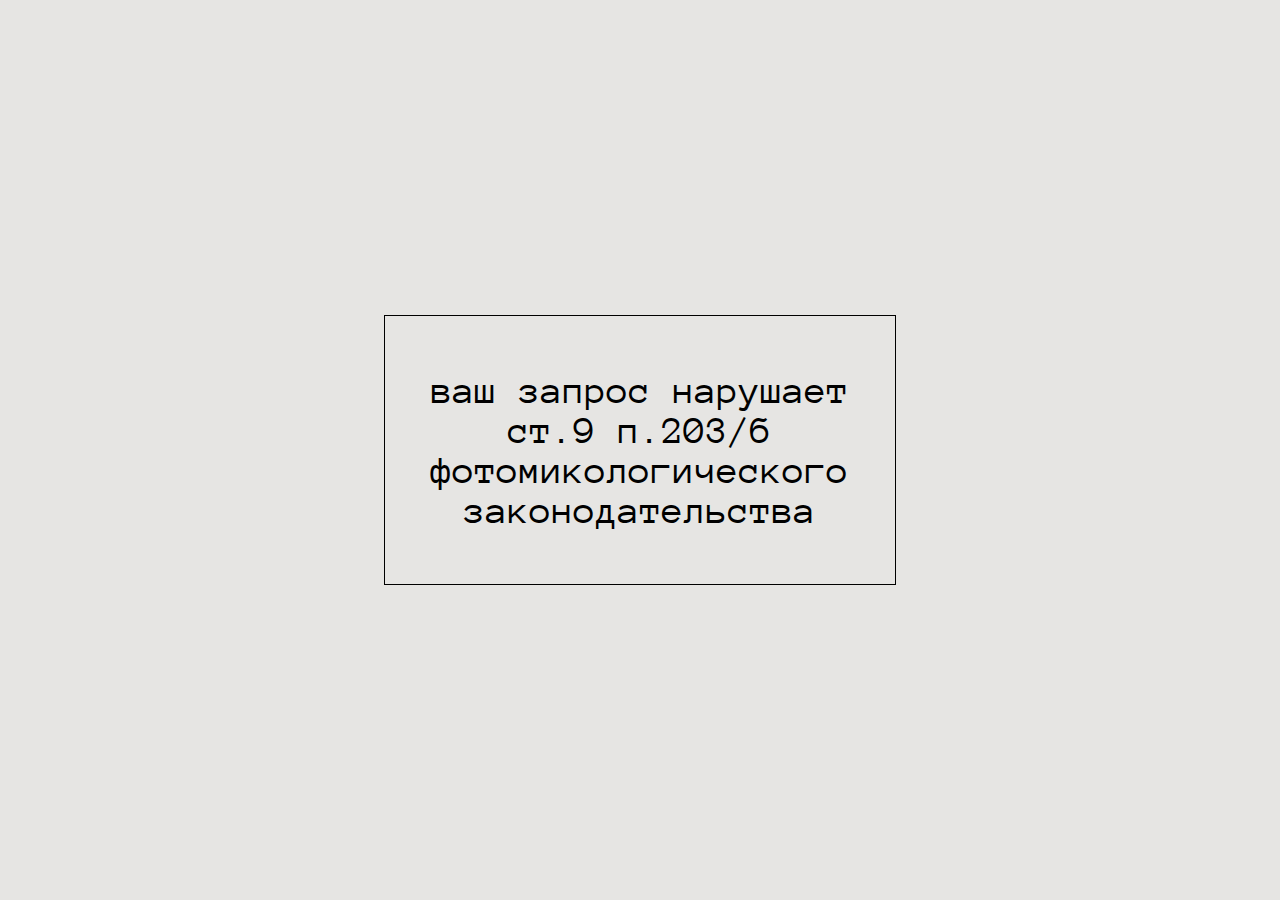
<file: error2.html>
<!DOCTYPE html>
<html lang="en" dir="ltr">
  <head>
    <meta charset="utf-8">
    <meta name="viewport" content="width=device-width">
    <link rel="stylesheet" href="stylesheets/style.css">
    <link rel="stylesheet" href="stylesheets/error2.css">
    <script src="https://ajax.googleapis.com/ajax/libs/jquery/3.5.1/jquery.min.js"></script>
    <script src="jq/jq.js"></script>
    <title>Error</title>
    <style media="screen">
    body::before {
          content: "";
          position: absolute;
          left: 0;
          right: 0;
          /* background: url('images/maket1.png'); */
          background-position: cover;
          background-repeat: no-repeat;
          height: 100%;
          width: 100%;
          display: block;
          opacity: .7;
        }
     @font-face {
         font-family: "Anonymous_Pro";
         src: url("fonts/Anonymous_Pro.woff") format('woff');
         font-style: normal;
         font-weight: 300;
        }
      @font-face {
          font-family: "Anonymous_Pro_B";
          src: url("fonts/Anonymous_Pro_B.woff") format('woff');
          font-style: normal;
          font-weight: 700;
          }
    </style>
    <script>

    </script>
  </head>
  <body>
<div class="section">
<h2>ваш запрос нарушает ст.9 п.203/б фотомикологического законодательства</h2>
</div>
  </body>
</html>
</file>
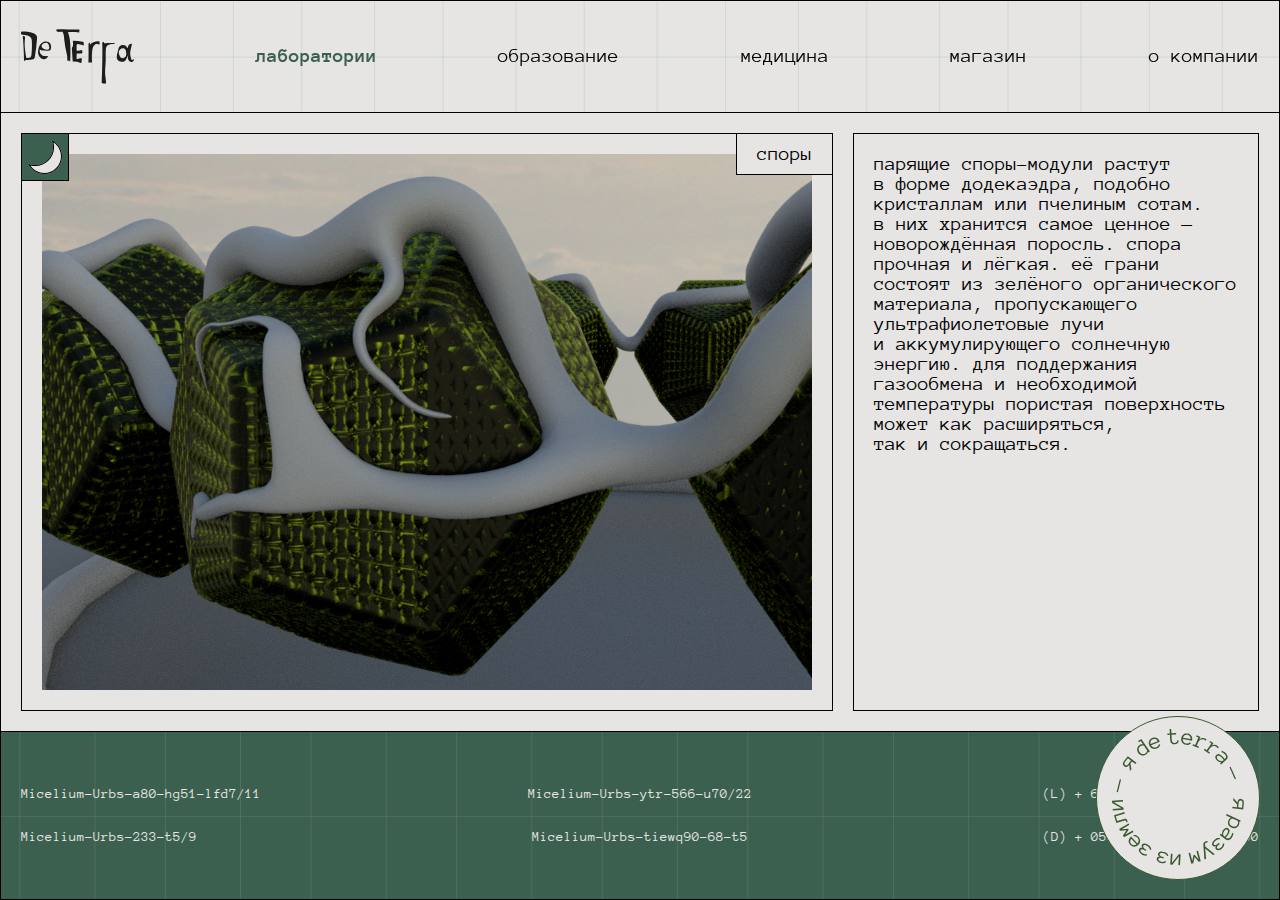
<file: fitolab.html>
<!DOCTYPE html>
<html lang="en" dir="ltr">
  <head>
    <meta charset="utf-8">
    <meta name="viewport" content="width=device-width">
    <link rel="stylesheet" href="stylesheets/style.css">
    <link rel="stylesheet" href="stylesheets/fitolab.css">
    <link rel="icon" type="image/png" href="images/logo_icon.svg"/>
    <script src="https://ajax.googleapis.com/ajax/libs/jquery/3.5.1/jquery.min.js"></script>
    <script src="jq/jq.js"></script>
    <title>Фитолаборатория</title>
    <style media="screen">
     @font-face {
         font-family: "Anonymous_Pro";
         src: url("fonts/Anonymous_Pro.woff") format('woff');
         font-style: normal;
         font-weight: 300;
        }
      @font-face {
          font-family: "Anonymous_Pro_B";
          src: url("fonts/Anonymous_Pro_B.woff") format('woff');
          font-style: normal;
          font-weight: 700;
          }
    </style>
    <script>

    </script>
  </head>
  <body class="body_fitolab">
    <div class="main">
      <nav>
      <div class="menu-items menu_about0">
        <a href="index.html" class="logo"></a>
        <a href="labs.html" class="active_menu-item">лаборатории</a>
        <a href="education.html">образование</a>
        <a href="medcine.html">медицина</a>
        <a href="#">магазин</a>
        <a href="index.html">о компании</a>
        <div class="menu_burger"></div>
      </div>
      </nav>
      <div class="menu_blur hidden_element"></div>
      <div class="menu_ipad hidden_element">
        <div class="menu_ipad_items">
          <a href="labs.html" class="active_menu-item">лаборатории</a>
          <a href="education.html">образование</a>
          <a href="medcine.html">медицина</a>
          <a href="gallery.html">магазин</a>
          <a href="index.html">о компании</a>
        </div>
      </div>
      <a href="error2.html">
        <div class="artificial_intelligence"></div>
      </a>
      <div class="bubble hidden_element">
        <p>я&nbsp;искусственный интеллект, контролирующий публичную информацию о&nbsp;компании. можете задать мне любой вопрос в&nbsp;рамках фотомикологического законодательства. </p>
      </div>
      <div id="grid_fitolab">
        <div class="section content_fitolab">
          <div class="section fito_image_space">
            <div class="fito_icon"></div>
            <div class="name-fito-card">
              <p>споры</p>
              <p class="hidden_element">споровое кольцо</p>
            </div>
            <div class="image-fitolab">
              <div class="image-store-card0 image-fitolab-card1"></div>
            </div>
            <div class="fito_slider_hide indicate_fito-image">
              <div class="indicate_card">
                <div class="fito_circle_slider active_circle"></div>
                <div class="fito_circle_slider"></div>
              </div>
            </div>
            <div class="fito_slider_hide arrow_area arrow_left">
              <div class="arrow arrow_left_card"></div>
            </div>
            <div class="fito_slider_hide arrow_area arrow_right">
              <div class="arrow arrow arrow_right_card"></div>
            </div>
          </div>
          <div class="section fito_text">
            <p>парящие споры-модули растут в&nbsp;форме додекаэдра, подобно кристаллам или&nbsp;пчелиным сотам. в&nbsp;них хранится самое ценное — новорождённая поросль. спора прочная и&nbsp;лёгкая. её&nbsp;грани состоят из&nbsp;зелёного органического материала, пропускающего ультрафиолетовые лучи и&nbsp;аккумулирующего солнечную энергию. для&nbsp;поддержания газообмена и&nbsp;необходимой температуры пористая поверхность может как&nbsp;расширяться, так и&nbsp;сокращаться.</p>
            <p class="hidden_element">в&nbsp;кольцо споры собирает воздушный мицелий. на&nbsp;вид он&nbsp;кажется нежным и&nbsp;мягким, но&nbsp;в&nbsp;действительности имеет прочную структуру.гибридный мицелий не&nbsp;только скрепляет модули, но&nbsp;и&nbsp;передаёт электрические импульсы, в&nbsp;ночное время освещает споры, чтобы находящиеся внутри образцы круглосуточно получали энергию. споровое кольцо парит над научно-исследовательским центром по&nbsp;принципу магнитной подушки и&nbsp;вращается по&nbsp;часовой стрелке. причиной левитации и&nbsp;движения является мицелий&nbsp;— источник электромагнитного поля. когда из&nbsp;споры нужно достать материал, кольцо опускают на&nbsp;крышу научного центра и&nbsp;открывают одну из&nbsp;граней.</p>
          </div>
        </div>
        <div class="section footer">
          <div class="footer_space footer_space1">
            <p>Micelium-Urbs-a80-hg51-lfd7/11</p>
            <p>Micelium-Urbs-233-t5/9</p>
          </div>
          <div class="footer_space footer_space2">
            <p>Micelium-Urbs-ytr-566-u70/22</p>
            <p>Micelium-Urbs-tiewq90-68-t5</p>
          </div>
          <div class="footer_space footer_space3">
            <p>(L) + 655-502-73-72-111-100</p>
            <p>(D) + 055-912-63-99-101-100</p>
          </div>
        </div>
      </div>
    </div>
  </body>
</html>
</file>
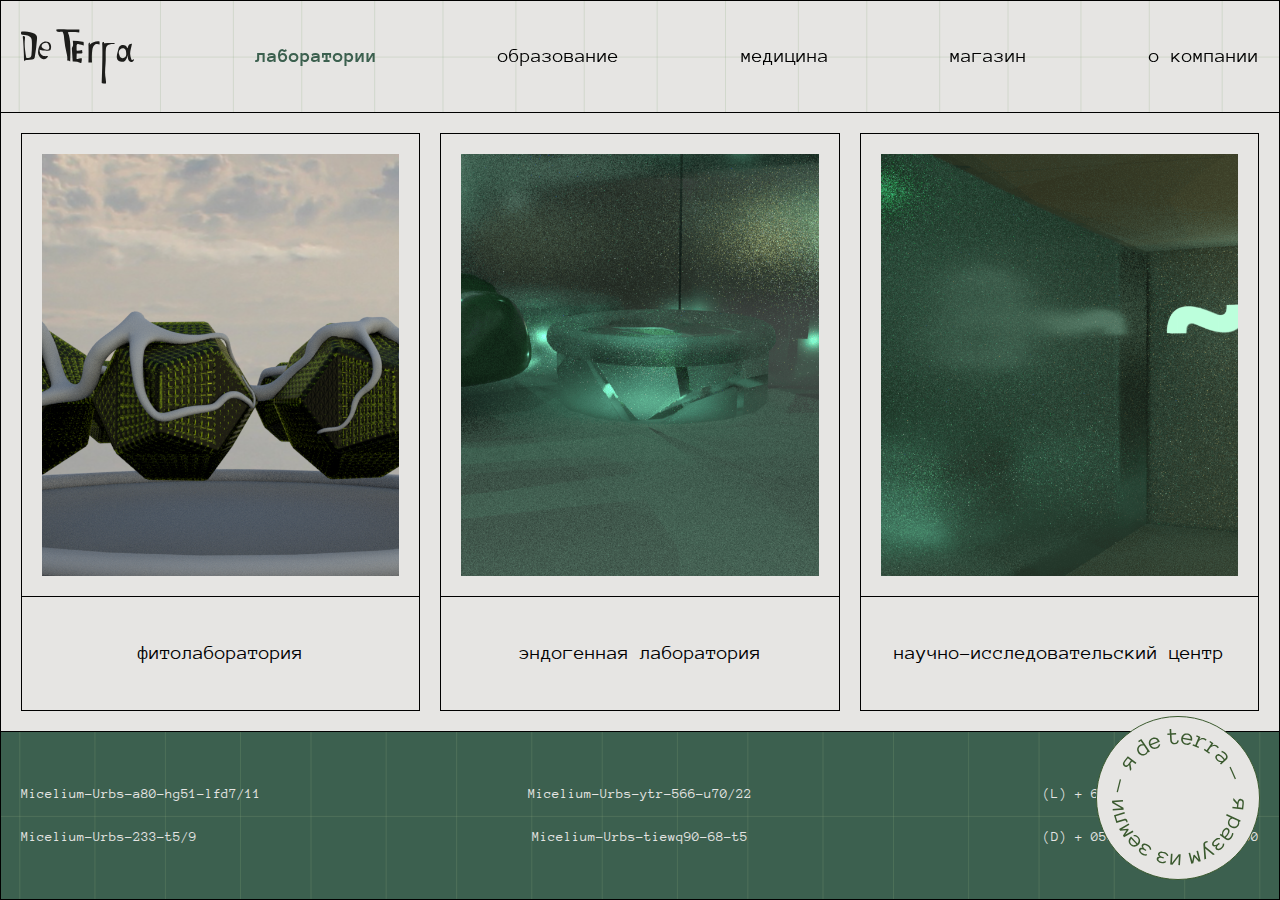
<file: labs.html>
<!DOCTYPE html>
<html lang="en" dir="ltr">
  <head>
    <meta charset="utf-8">
    <meta name="viewport" content="width=device-width">
    <link rel="stylesheet" href="stylesheets/style.css">
    <link rel="stylesheet" href="stylesheets/labs.css">
    <link rel="icon" type="image/png" href="images/logo_icon.svg"/>
    <script src="https://ajax.googleapis.com/ajax/libs/jquery/3.5.1/jquery.min.js"></script>
    <script src="jq/jq.js"></script>
    <title>Лаборатории</title>
    <style media="screen">
    body::before {
          content: "";
          position: absolute;
          left: 0;
          right: 0;
          /* background: url('images/maket1.png'); */
          background-position: cover;
          background-repeat: no-repeat;
          height: 100%;
          width: 100%;
          display: block;
          opacity: .7;
        }
     @font-face {
         font-family: "Anonymous_Pro";
         src: url("fonts/Anonymous_Pro.woff") format('woff');
         font-style: normal;
         font-weight: 300;
        }
      @font-face {
          font-family: "Anonymous_Pro_B";
          src: url("fonts/Anonymous_Pro_B.woff") format('woff');
          font-style: normal;
          font-weight: 700;
          }
    </style>
    <script>

    </script>
  </head>
  <body class="body_labs">
<div class="main">
  <nav>
  <div class="menu-items menu_about0">
    <a href="index.html" class="logo"></a>
    <a href="labs.html" class="active_menu-item">лаборатории</a>
    <a href="education.html">образование</a>
    <a href="medcine.html">медицина</a>
    <a href="gallery.html">магазин</a>
    <a href="index.html">о компании</a>
    <div class="menu_burger"></div>
  </div>
  </nav>
  <div class="menu_blur hidden_element"></div>
  <div class="menu_ipad hidden_element">
    <div class="menu_ipad_items">
      <a href="labs.html" class="active_menu-item">лаборатории</a>
      <a href="education.html">образование</a>
      <a href="medcine.html">медицина</a>
      <a href="gallery.html">магазин</a>
      <a href="index.html">о компании</a>
    </div>
  </div>
  <a href="error2.html">
    <div class="artificial_intelligence"></div>
  </a>
  <div class="bubble hidden_element">
    <p>я&nbsp;искусственный интеллект, контролирующий публичную информацию о&nbsp;компании. можете задать мне любой вопрос в&nbsp;рамках фотомикологического законодательства. </p>
  </div>
  <div id="grid_labs">
    <div class="section content_labs">
      <a href="fitolab.html">
        <div class="card-lab card_lab_fito">
          <div class="image-lab-card">
            <div class="image_effect image-store-card0 image-lab-card1"></div>
          </div>
          <div class="text-lab-card">
            <p>фитолаборатория</p>
          </div>
        </div>
      </a>
      <a href="endogenlab.html">
        <div class="card-lab card_lab_endogen">
          <div class="image-lab-card">
            <div class="image_effect image-store-card0 image-lab-card2"></div>
          </div>
          <div class="text-lab-card">
            <p>эндогенная лаборатория</p>
          </div>
        </div>
      </a>
      <a href="centre.html">
        <div class="card-lab card_lab_sru">
          <div class="image-lab-card">
            <div class="image_effect image-store-card0 image-lab-card3"></div>
          </div>
          <div class="text-lab-card">
            <p>научно-исследовательский центр</p>
          </div>
        </div>
      </a>
    </div>
    <div class="section footer">
      <div class="footer_space footer_space1">
        <p>Micelium-Urbs-a80-hg51-lfd7/11</p>
        <p>Micelium-Urbs-233-t5/9</p>
      </div>
      <div class="footer_space footer_space2">
        <p>Micelium-Urbs-ytr-566-u70/22</p>
        <p>Micelium-Urbs-tiewq90-68-t5</p>
      </div>
      <div class="footer_space footer_space3">
        <p>(L) + 655-502-73-72-111-100</p>
        <p>(D) + 055-912-63-99-101-100</p>
      </div>
    </div>
  </div>
</div>
  </body>
</html>
</file>
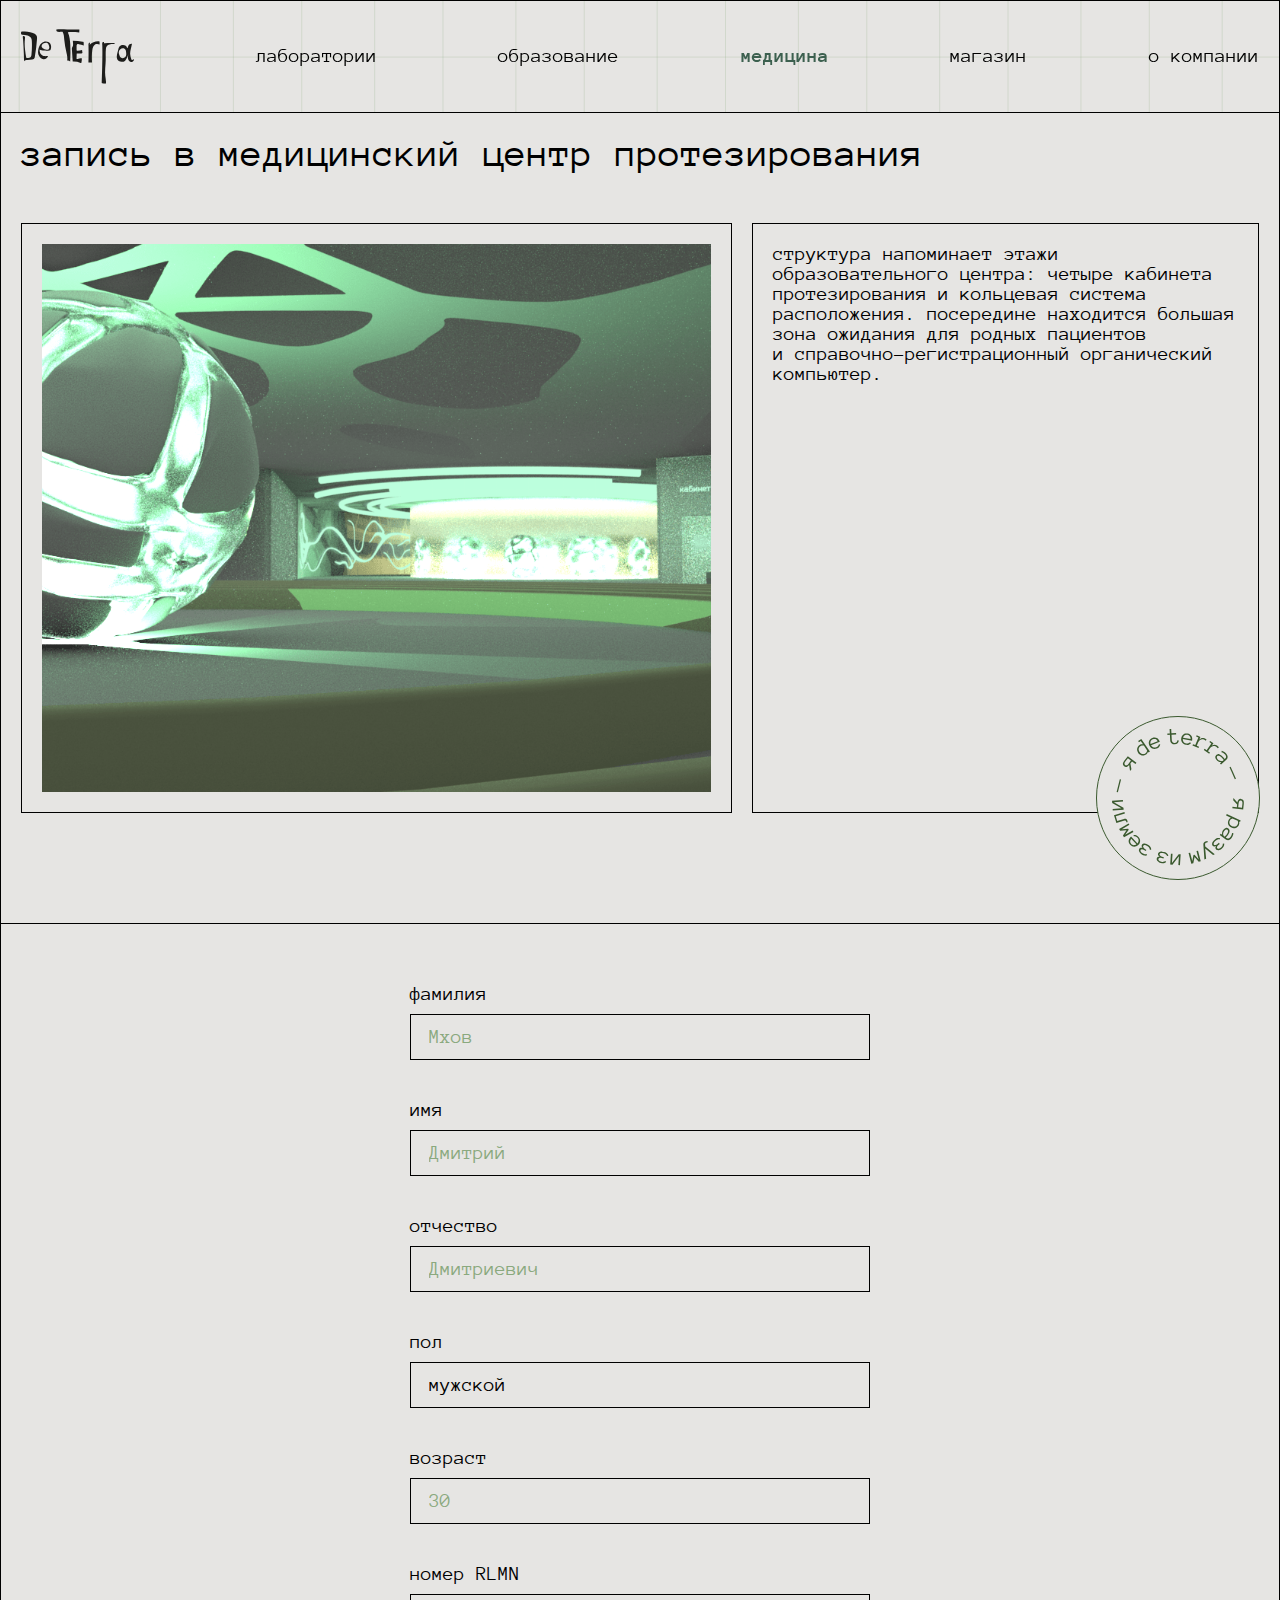
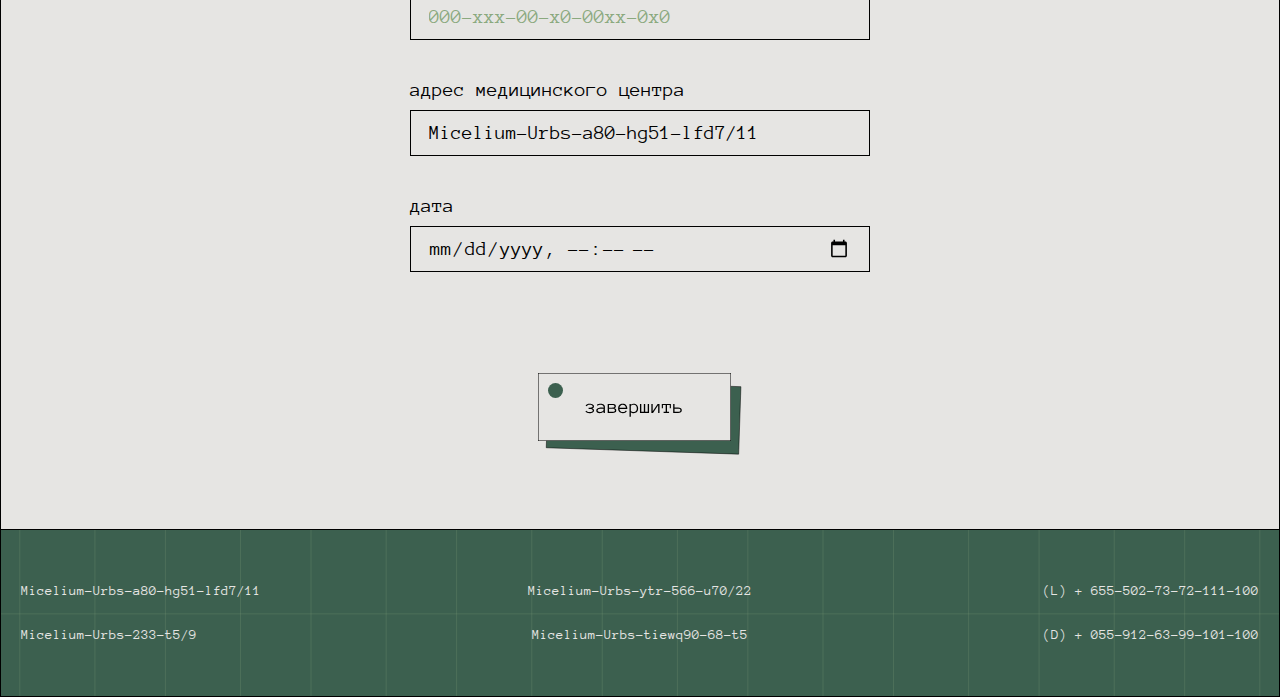
<file: medcine.html>
<!DOCTYPE html>
<html lang="en" dir="ltr">
  <head>
    <meta charset="utf-8">
    <meta name="viewport" content="width=device-width">
    <link rel="stylesheet" href="stylesheets/style.css">
    <link rel="stylesheet" href="stylesheets/medcine.css">
    <link rel="icon" type="image/png" href="images/logo_icon.svg"/>
    <script src="https://ajax.googleapis.com/ajax/libs/jquery/3.5.1/jquery.min.js"></script>
    <script src="jq/jq.js"></script>
    <title>Medcine</title>
    <style media="screen">
    body::before {
          content: "";
          position: absolute;
          left: 0;
          right: 0;
          /* background: url('images/maket1.png'); */
          background-position: cover;
          background-repeat: no-repeat;
          height: 100%;
          width: 100%;
          display: block;
          opacity: .7;
        }
     @font-face {
         font-family: "Anonymous_Pro";
         src: url("fonts/Anonymous_Pro.woff") format('woff');
         font-style: normal;
         font-weight: 300;
        }
      @font-face {
          font-family: "Anonymous_Pro_B";
          src: url("fonts/Anonymous_Pro_B.woff") format('woff');
          font-style: normal;
          font-weight: 700;
          }
    </style>
    <script>

    </script>
  </head>
  <body class="body_medcine">
    <div class="main">
      <nav>
      <div class="menu-items menu_about0">
        <a href="index.html" class="logo"></a>
        <a href="labs.html">лаборатории</a>
        <a href="education.html">образование</a>
        <a href="medcine.html"class="active_menu-item">медицина</a>
        <a href="gallery.html">магазин</a>
        <a href="index.html">о компании</a>
        <div class="menu_burger"></div>
      </div>
      </nav>
      <div class="menu_blur hidden_element"></div>
      <div class="menu_ipad hidden_element">
        <div class="menu_ipad_items">
          <a href="labs.html">лаборатории</a>
          <a href="education.html">образование</a>
          <a href="medcine.html" class="active_menu-item">медицина</a>
          <a href="gallery.html">магазин</a>
          <a href="index.html">о компании</a>
        </div>
      </div>
      <a href="error2.html">
        <div class="artificial_intelligence"></div>
      </a>
      <div class="bubble hidden_element">
        <p>я&nbsp;искусственный интеллект, контролирующий публичную информацию о&nbsp;компании. можете задать мне любой вопрос в&nbsp;рамках фотомикологического законодательства. </p>
      </div>
      <div id="grid_medcine">
        <div class="section header_medcine-centre">
          <h2>запись в медицинский центр протезирования</h2>
        </div>
        <div class="section info_medcine-centre">
          <div class="info_medcine_image">
            <div class="image_effect image-store-card0 container_image-medcine"></div>
          </div>
          <div class="info_medcine_text">
            <p>структура напоминает этажи образовательного центра: четыре кабинета протезирования и&nbsp;кольцевая система расположения. посередине находится большая зона ожидания для&nbsp;родных пациентов
и&nbsp;справочно-регистрационный органический компьютер.</p>
          </div>
        </div>
        <div class="section void"></div>
        <div class="section form_medcine-centre">
          <form class="" action="index.html" method="post">
            <p class="text_form">фамилия</p>
            <input type="text" name="" value="" placeholder="Мхов">
            <p class="text_form">имя</p>
            <input type="text" name="" value="" placeholder="Дмитрий">
            <p class="text_form">отчество</p>
            <input type="text" name="" value="" placeholder="Дмитриевич">
            <p class="text_form">пол</p>
            <select class="" name="" placeholder="мужской">
              <option value="">мужской</option>
              <option value="">женский</option>
            </select>
            <p class="text_form">возраст</p>
            <input type="number" name="" value="" placeholder="30">
            <p class="text_form">номер RLMN</p>
            <input type="text" name="" value="" placeholder="000-xxx-00-x0-00xx-0x0">
            <p class="text_form">адрес  медицинского центра</p>
            <select class="" name="" placeholder="Micelium-Urbs-a80-hg51-lfd7/11">
              <option value="">Micelium-Urbs-a80-hg51-lfd7/11</option>
              <option value="">Micelium-Urbs-233-t5/9</option>
              <option value="">Micelium-Urbs-ytr-566-u70/22</option>
              <option value="">Micelium-Urbs-tiewq90-68-t5</option>
            </select>
            <p class="text_form">дата</p>
            <input type="datetime-local" name="" value="" placeholder="">
            <button type="button" name="button">
              <a href="error.html">
                <div class="button-cards button-medcine-form"></div>
              </a>
            </button>
          </form>
        </div>
        <div class="section footer">
          <div class="footer_space footer_space1">
            <p>Micelium-Urbs-a80-hg51-lfd7/11</p>
            <p>Micelium-Urbs-233-t5/9</p>
          </div>
          <div class="footer_space footer_space2">
            <p>Micelium-Urbs-ytr-566-u70/22</p>
            <p>Micelium-Urbs-tiewq90-68-t5</p>
          </div>
          <div class="footer_space footer_space3">
            <p>(L) + 655-502-73-72-111-100</p>
            <p>(D) + 055-912-63-99-101-100</p>
          </div>
        </div>
      </div>
  </body>
</html>
</file>
<file: stylesheets/gallery.css>
.body_gallery {
height: 100%;
}
#grid_gallery {
  position: fixed;
  display: grid;
  grid-template:
  "content_gallery"  68.75vh
  "footer"        18.75vh
  /100vw
  ;
  grid-gap: 0px;
  height: 100%;
  width: 100%;
  margin-top: 12.5vh;
}
.main {
  overflow: auto;
}
.content_gallery {
  grid-area: content_gallery;
  border-top: 0px;
  border-bottom: 0px;
  position: relative;
  display: block;
  height: 100%;
  width: 100%;
  background-size: cover;
  background-repeat: no-repeat;
  background-position: center;
}
.content_gallery-image {
    background-image: url('../images/wall.png');
}
.footer {
  grid-area: footer;
}
.menu-items-shop {
  position: absolute;
  display: flex;
  align-items: flex-start;
  height: calc(100% - 40px);
  width: calc(100% - 40px);
  justify-content: space-between;
  text-align: center;
  width: 25.416rem;
}
.menu-shop p {
  display: flex;
  position: relative;
  background: #E6E5E3;
  border: 1px solid #000000;
  padding: 1rem 1.2rem;
  border-top: 0px;
}
.menu-shop .item1 {
  border-right: 0px;
}
.menu-shop .item3 {
  border-left: 0px;
}
.menu-shop {
  position: fixed;
  display: block;
  margin-top: 12.5vh;
  z-index: 35;
  height: 2rem;
  width: 25.416rem;
  margin-left: calc(50% - 12.708rem);
  margin-right: auto;
}
.menu-shop .active-shop-item {
  background: #3C604F;
  color: #E6E5E3;
}
.poster_wall {
  display: block;
  position: absolute;
  height: calc(68.75vh - 3.05rem);
  z-index: 20;
  top: calc(12.5vh + 3.05rem);
  /* background-image: url('../images/poster_wall.svg'); */
  background-repeat: no-repeat;
  background-size: contain;
}
.poster_wall img {
  height: 100%;
  display: block;
}
.menu-items-shop a {
  text-decoration: none;
}
.pop_up_blur {
  display: block;
  position: fixed;
  width: 100%;
  height: 100%;
  background: rgba(60, 96, 79, 0.5);
  backdrop-filter: blur(20px);
  z-index: 60;
}
.grid_pop_up {
  position: fixed;
  display: grid;
  grid-template:
  "pop_up_header"  2fr
  "pop_up_content" 12fr
  "pop_up_button"  0px
  /100%
  ;
  grid-gap: 0px;
  height: 90vh;
  width: 60vw;
  margin-top: 5vh;
  margin-left: 20vw;
  z-index: 61;
  background: #E6E5E3;
}
.pop_up_header {
  grid-area: pop_up_header;
  border-bottom: 0px;
  background: url('../images/pop_up_header.svg');
  background-size: auto 100%;
  position: relative;
  display: flex;
  justify-content: space-between;
  align-items: center;
}
.pop_up_price {
display: block;
position: relative;
}
.pop_up_close {
  display: block;
  position: relative;
  height: 23px;
  width: 23px;
  background-size: 100% 100%;
  background-repeat: no-repeat;
  background: url('../images/pop_up_close.svg');
}
.pop_up_header p {
  color: #E6E5E3;
}
.pop_up_content {
  grid-area: pop_up_content;
}
.pop_up_image {
  background: url('../images/pop_up_image.png');
  background-position: center;
  background-size: cover;
}
.pop_up_button {
  grid-area: pop_up_button;
  position: absolute;
  display: grid;
  border: 0px;
  text-align: center;
  align-items: center;
  padding-left: 0px;
  z-index: 62;
  height: 1.2rem;
  width: auto;
  justify-self: end;
  bottom: 18px;
}
.pop_up_button p {
  display: inline-block;
  border: 1px solid #000000;
  background: #E6E5E3;
  padding: .5rem;
  padding-left: 1rem;
  padding-right: 1rem;
}
.pop_up_button:hover p {
  cursor: pointer;
}
.pop_up_close:hover {
  cursor: pointer;
}
.poster_wall:hover {
  cursor: pointer;
}
.hidden_element {
  display: none;
}
</file>
<file: stylesheets/book.css>
.body_book {
height: 100%;
width: 100%;
}
#grid_book {
  position: relative;
  display: grid;
  grid-template:
  "content_book" calc(68.75vh - 3rem)
  "footer"          18.75vh
  /100vw
  ;
  grid-gap: 0px;
  height: 100%;
  width: 100%;
  margin-top: calc(12.5vh + 3rem);
}
.main {
  overflow: hidden;
  border: 1px solid #000000;
  border-top: 0px;
  border-bottom: 0px;
}
.content_book {
  grid-area: content_book;
  position: relative;
  display: grid;
  grid-template:
  "text-book-space      book-image-space                trailer-video-space"      7fr
  "button-book-space    book-image-space                trailer-video-space"      3fr
  /1fr                  calc(42.96875vh - 1.875rem)     calc(42.96875vh - 1.875rem)
  ;
  grid-gap: 0px;
  height: 100%;
  width: 100%;
  padding: 0px;
  border: 0px;
}
.menu-shop p {
border-bottom: 0px;
}
.text-book-space {
  grid-area: text-book-space;
  border-left: 0px;
  border-right: 0px;
  border-bottom: 0px;
}
.book-image-space {
  grid-area: book-image-space;
  border-right: 0px;
  border-bottom: 0px;
  background-repeat: no-repeat;
  background-size: contain;
  display: block;
  position: relative;
}
.obl1 {
  background-image: url('../images/obl1.png');
}
.trailer-video-space {
  grid-area: trailer-video-space;
  border-bottom: 0px;
  border-right: 0px;
  background-repeat: no-repeat;
  background-size: contain;
  display: block;
  position: relative;
}
.trailer_video {
  background-image: url('../images/trailer_video.svg');
}
.button-book-space {
  grid-area: button-book-space;
  border: 0px;
  padding: 50px;
}
nav {
  border-left: 0px;
  border-right: 0px;
}
.footer {
  border-left: 0px;
  border-right: 0px;
}
.button-book {
  background-image: url('../images/button-book.svg');
  height: 83px;
  width: 237px;
}
.button-book:hover {
  background-image: url('../images/button-book_hover.svg');
  height: 85px;
  width: 238px;
}
</file>
<file: stylesheets/centre.css>
.body_centre {
  width: 100vw;
  margin: 0;
  padding: 0;
  background: #E6E5E3;
  position: relative;
  height: 100vh;
}
#grid_centre {
  position: relative;
  display: grid;
  grid-template:
  "content_centre"  68.75vh
  "footer"        18.75vh
  /100vw
  ;
  grid-gap: 0px;
  height: 100%;
  width: 100%;
  margin-top: 12.5vh;
}
.content_centre {
  grid-area: content_centre;
  border-top: 0px;
  border-bottom: 0px;
  position: relative;
  display: grid;
  grid-template:
  "centre_image_space     centre_header_space" 2fr
  "centre_image_space     centre_text_space" 8fr
  /1fr                    1fr
  ;
  grid-gap: 20px;
  grid-row-gap: 0px;
  height: 100%;
  width: 100%;
}
.centre_header_space {
  grid-area: centre_header_space;
  display: grid;
  position: relative;
  text-align: center;
  align-items: center;
}
.centre_image_space {
  grid-area: centre_image_space;
  display: grid;
  position: relative;
  align-items: center;
  justify-items: center;
}
.centre_text_space {
  grid-area: centre_text_space;
  border-top: 0px;
}
.centre_header_space p {
  font-family: "Anonymous_Pro_B";
  color: #3C604F;
  font-size: 1rem;
}
.big_circle {
  height: calc(68.75vh - 40px);
  width: calc(68.75vh - 40px);
  /* background-image: url('../images/big_circle.svg'); */
  animation: rotation_circle 10s linear infinite;
}
.middle_circle {
  height: 40vh;
  width: 40vh;
  /* background-image: url('../images/middle_circle.svg'); */
  animation: rotation_circle 10s linear reverse infinite;
}
.small_circle {
  height: 20vh;
  width: 20vh;
  background-image: url('../images/small_circle.svg');
  animation: rotation_circle 10s linear infinite;
}
.centre_circle svg {
  display: block;
  position: absolute;
  height: 100%;
  width: 100%;
  background-repeat: no-repeat;
  background-position: center;
  stroke-width: 1px;
}
.centre_circle {
  display: block;
  position: absolute;
  background-size: 100% 100%;
  background-repeat: no-repeat;
  background-position: center;
}
.building_scheme_below {
  background-image: url('../images/building_scheme_below.png');
  display: block;
  position: absolute;
  background-size: 100% 100%;
  background-repeat: no-repeat;
  background-position: center;
  height: calc(68.75vh - 40px);
  width: calc(68.75vh - 40px);
}

.hidden_element {
  display: none;
}
</file>
<file: stylesheets/endogenlab.css>
.endogen_lab {
  width: 100%;
  margin: 0;
  padding: 0;
  background: #E6E5E3;
  position: relative;
  height: 360vh;
}
#grid_endogen_image {
  position: absolute;
  display: grid;
  grid-template:
  "endogen_image1    endogen_image1    endogen_image1    endogen_image1"   calc(68.75vh - 40px)
  "endogen_image2    endogen_image3    endogen_image4    endogen_image4"   6.25vh
  "endogen_image2    endogen_image5    endogen_image5    endogen_image6"   15fr
  "endogen_image2    endogen_image7    endogen_image7    endogen_image6"   20fr
  "endogen_image8    endogen_image8    endogen_image8    endogen_image6"   30fr
  "endogen_image9    endogen_image9    endogen_image9    endogen_image9"   50fr
  "endogen_image10   endogen_image10   endogen_image10   endogen_image10"  65fr
  "endogen_image11   endogen_image11   endogen_image12   endogen_image12"  15fr
  "endogen_image13   endogen_image14   endogen_image12   endogen_image12"  20fr
  "endogen_image15   endogen_image16   endogen_image12   endogen_image12"  30fr
  "endogen_image15   endogen_image16   endogen_image17   endogen_image17"  40fr
  /2fr               2fr               1fr               3fr
  ;
  grid-gap: 20px;
  height: 100%;
  width: 66%;
  margin-top: 12.5vh;
  margin-left: 34%;
  padding: 20px;
  padding-bottom: calc(31.25vh + 20px);
}
.endogen_image1 {
  grid-area: endogen_image1;
  background-image: url('../images/endogen_image1.png');
}
.endogen_image2 {
  grid-area: endogen_image2;
  background-image: url('../images/endogen_image1.png');
}
.endogen_image3 {
  grid-area: endogen_image3;
  background-image: url('../images/endogen_image7.png');
}
.endogen_image4 {
  grid-area: endogen_image4;
  background-image: url('../images/endogen_image6.png');
}
.endogen_image5 {
  grid-area: endogen_image5;
  background-image: url('../images/endogen_image1.png');
}
.endogen_image6 {
  grid-area: endogen_image6;
  background-image: url('../images/endogen_image7.png');
}
.endogen_image7 {
  grid-area: endogen_image7;
  background-image: url('../images/endogen_image7.png');
}
.endogen_image8 {
  grid-area: endogen_image8;
  background-image: url('../images/endogen_image6.png');
}
.endogen_image9 {
  grid-area: endogen_image9;
  background-image: url('../images/endogen_image4.png');
}
.endogen_image10 {
  grid-area: endogen_image10;
  background-image: url('../images/endogen_image2.png');
}
.endogen_image11 {
  grid-area: endogen_image11;
  background-image: url('../images/endogen_image3.png');
}
.endogen_image12 {
  grid-area: endogen_image12;
  background-image: url('../images/endogen_image5.png');
}
.endogen_image13 {
  grid-area: endogen_image13;
  background-image: url('../images/endogen_image2.png');
}
.endogen_image14 {
  grid-area: endogen_image14;
  background-image: url('../images/endogen_image7.png');
}
.endogen_image15 {
  grid-area: endogen_image15;
  background-image: url('../images/endogen_image3.png');
}
.endogen_image16 {
  grid-area: endogen_image16;
  background-image: url('../images/endogen_image5.png');
}
.endogen_image17 {
  grid-area: endogen_image17;
  background-image: url('../images/endogen_image7.png');
}
.endogen_image {
  background-size: cover;
  background-repeat: no-repeat;
  position: relative;
  display: block;
}
#grid_endogenlab {
  position: fixed;
  display: grid;
  grid-template:
  "content_endogenlab"  68.75vh
  "footer"        18.75vh
  /100%
  ;
  grid-gap: 0px;
  height: 100%;
  width: 100%;
  margin-top: 12.5vh;
  padding: 0px;
}
.content_endogenlab {
  grid-area: content_endogenlab;
  border-top: 0px;
  border-bottom: 0px;
  position: relative;
  display: grid;
  grid-template:
  "endogen_text       ..." 8fr
  "endogen_button1    ..." 1fr
  "endogen_button2    ..." 2fr
  /34%                1fr
  ;
  grid-gap: 0px;
  height: 100%;
  width: 100%;
  padding: 0px;
}
.endogen_text {
  grid-area: endogen_text;
  border-top: 0px;
  border-left: 0px;
  border-bottom: 0px;
}
.endogen_button1 {
  grid-area: endogen_button1;
  border-left: 0px;
  border-bottom: 0px;
}
.endogen_button2 {
  grid-area: endogen_button2;
  border-left: 0px;
  border-bottom: 0px;
}
.endogen_button {
  display: grid;
  text-align: center;
  align-items: center;
}
.section a {
  text-decoration: none;
}
</file>
<file: stylesheets/error2.css>
body {
  display: grid;
  width: 100vw;
  margin: 0;
  padding: 0;
  background: #E6E5E3;
  position: relative;
  height: 100vh;
  align-items: center;
  justify-content: center;
}
.section {
display: grid;
height: 30vh;
width: 40vw;
text-align: center;
align-items: center;
}
</file>
<file: stylesheets/fitolab.css>
.body_fitolab {
  width: 100vw;
  margin: 0;
  padding: 0;
  background: #E6E5E3;
  position: relative;
  height: 100vh;
}
#grid_fitolab {
  position: relative;
  display: grid;
  grid-template:
  "content_fitolab"  68.75vh
  "footer"        18.75vh
  /100vw
  ;
  grid-gap: 0px;
  height: 100%;
  width: 100%;
  margin-top: 12.5vh;
}
.content_fitolab {
  grid-area: content_fitolab;
  border-top: 0px;
  border-bottom: 0px;
  display: grid;
  grid-template:
  "fito_image_space   fito_text" 100%
  /8fr             4fr
  ;
  grid-gap: 20px;
  height: 100%;
  width: 100%;
}
.fito_image_space {
  grid-area: fito_image_space;
  position: relative;
  display: grid;
  grid-template:
  "...           fito-icon               ..."         0rem
  "...           name-fito-card          ..."         0rem
  "arrow_left    image-fitolab           arrow_right" 100%
  "...           indicate_fito-image     ..."         0rem
  /0rem          100%                    0rem
  ;
  grid-gap: 0px;
  height: 100%;
  width: 100%;
  margin: 0px;
  padding: 0px;
}
.name-fito-card {
  grid-area: name-fito-card;
  position: absolute;
  display: grid;
  border: 1px solid #000000;
  border: 0px;
  text-align: center;
  align-items: center;
  padding-left: 0px;
  z-index: 6;
  height: 1.2rem;
  width: auto;
  justify-self: end;
  right: -1px;
  top: -1px;
}
.name-fito-card p {
  display: inline-block;
  border: 1px solid #000000;
  background: #E6E5E3;
  padding: .5rem;
  padding-left: 1rem;
  padding-right: 1rem;
}
.image-fitolab {
  grid-area: image-fitolab;
  display: block;
  position: relative;
  padding: 20px;
}
.indicate_fito-image {
  grid-area: indicate_fito-image;
  height: 2rem;
  display: grid;
  position: relative;
  justify-items: center;
  z-index: 3;
  top: -39px;
  transition: display 1s ease;
}
.indicate_card {
  display: flex;
  position: relative;
  height: 2rem;
  width: 9.5rem;
  background: #E6E5E3;
  border: 1px solid #000000;
  justify-content: space-around;
  align-items: center;
  padding-left: 3rem;
  padding-right: 3rem;
}
.indicate_card:hover {
  cursor: pointer;
}
.fito_circle_slider {
  display: block;
  position: relative;
  border-radius: 50%;
  height: 1rem;
  width: 1rem;
  background: #E6E5E3;
  border: 1px solid #000000;
}
.active_circle {
  background: #3C604F;
}
.fito_text {
  grid-area: fito_text;
}
.image-fitolab-card1 {
  background-image: url('../images/image-fitolab-card1.png');
}
.image-fitolab-card2 {
  background-image: url('../images/image-fitolab-card2.png');
}
.image-fitolab-card3 {
  background-image: url('../images/image-fitolab-card3.png');
}
.image-fitolab-card4 {
  background-image: url('../images/image-fitolab-card4.png');
}
.fito_icon {
  grid-area: fito-icon;
  display: block;
  position: relative;
  height: 2.4rem;
  width: 2.4rem;
  background-position: center;
  background-size: 100% 100%;
  background-repeat: no-repeat;
  background-image: url('../images/fito-icon_moon.svg');
  z-index: 10;
  left: -1px;
  top: -1px;
}
.fito_icon:hover {
  cursor: pointer;
}
.fito_icon_sun {
    background-image: url('../images/fito-icon_sun.svg');
}
.arrow_left {
  grid-area: arrow_left;
  left: -1px;
  transition: display 1s ease;
}
.arrow_right {
  grid-area: arrow_right;
  left: -39px;
  transition: display 1s ease;
}
.arrow_area {
  display: grid;
  position: relative;
  align-content: center;
  z-index: 3;
  width: 2rem;
}
.arrow_left_card {
  background-image: url('../images/arrow_left.svg');
}
.arrow_right_card {
  background-image: url('../images/arrow_right.svg');
}
.arrow {
  display: block;
  position: relative;
  height: 2rem;
  width: 2rem;
  background-position: center;
  background-size: 100% 100%;
  background-repeat: no-repeat;
}
.arrow:hover {
  cursor: pointer;
}
.fito_slider_hide {
  display: none;
}
.fito_image_space:hover .fito_slider_hide {
  display: grid;
}
.name-fito-card .hidden_element, .fito_text .hidden_element {
  display: none;
}
</file>
<file: stylesheets/labs.css>
.body_labs {
  width: 100vw;
  margin: 0;
  padding: 0;
  background: #E6E5E3;
  position: relative;
  height: 100vh;
}
#grid_labs {
  position: relative;
  display: grid;
  grid-template:
  "content_labs"  68.75vh
  "footer"        18.75vh
  /100vw
  ;
  grid-gap: 0px;
  height: 100%;
  width: 100%;
  margin-top: 12.5vh;
}
.content_labs {
  grid-area: content_labs;
  position: relative;
  border-top: 0px;
  border-bottom: 0px;
  display: grid;
  grid-template:
  "card_lab_fito   card_lab_endogen   card_lab_sru" 100%
  /1fr             1fr                1fr
  ;
  grid-gap: 20px;
  height: 100%;
  width: 100%;
}
.card_lab_fito {
  grid-area: card_lab_fito;
}
.card_lab_endogen {
  grid-area: card_lab_endogen;
}
.card_lab_sru {
  grid-area: card_lab_sru;
}
.card-lab {
  position: relative;
  display: grid;
  grid-template:
  "image-lab-card" 8fr
  "text-lab-card" 2fr
  /100%
  ;
  grid-gap: 0px;
  height: 100%;
  width: 100%;
  margin: 0px;
}
.image-lab-card1  {
background-image: url('../images/image-lab-card1.png');
}
.image-lab-card2  {
background-image: url('../images/image-lab-card2.png');
}
.image-lab-card3  {
background-image: url('../images/image-lab-card3.png');
}
.image-lab-card {
  grid-area: image-lab-card;
  position: relative;
  display: block;
  margin: 0px;
  padding: 20px;
  border: 1px solid #000000;
  border-bottom: 0px;
}
.text-lab-card {
  grid-area: text-lab-card;
  position: relative;
  display: flex;
  margin: 0px;
  padding: 20px;
  border: 1px solid #000000;
  justify-content: center;
  text-align: center;
  align-items: center;
  text-decoration: none;
}
.content_labs a {
  text-decoration: none;
}
</file>
<file: stylesheets/medcine.css>
.body_medcine {
  height: calc(1206px + 121.25vh);
}
#grid_medcine {
  position: relative;
  display: grid;
  grid-template:
  "header_medcine-centre"          10vh
  "info_medcine-centre"            70vh
  "void"                           10vh
  "form_medcine-centre"            1206px
  "footer"                         18.75vh
  /100%
  ;
  grid-gap: 0px;
  height: 100%;
  width: 100%;
  margin-top: 12.5vh;
}
.header_medcine-centre {
  grid-area: header_medcine-centre;
  border-top: 0px;
  border-bottom: 0px;
}
.info_medcine-centre {
  grid-area: info_medcine-centre;
  border-top: 0px;
  border-bottom: 0px;
  position: relative;
  display: grid;
  grid-template:
  "info_medcine_image info_medcine_text" 100%
  /7fr                5fr
  ;
  grid-gap: 20px;
  height: 100%;
  width: 100%;
}
.info_medcine_image {
    grid-area: info_medcine_image;
    position: relative;
    display: block;
    margin: 0px;
    padding: 20px;
    border: 1px solid #000000;
}
.info_medcine_text {
    grid-area: info_medcine_text;
    position: relative;
    display: block;
    margin: 0px;
    padding: 20px;
    border: 1px solid #000000;
}
.void {
  grid-area: void;
  border-top: 0px;
  border-bottom: 0px;
}
.form_medcine-centre {
  grid-area: form_medcine-centre;
  border-bottom: 0px;
}
.button_space_medcine-centre {
  grid-area: button_space_medcine-centre;
  border-top: 0px;
  border-bottom: 0px;
}
input[type="text"],
    input[type="number"],
    input[type="datetime-local"],
    select {
      display: block;
      width: 460px;
      position: relative;
      margin: 10px auto;
      height: 46px;
      padding: 0 18px;
      font-size: 1rem;
      border: 1px solid #000000;
      background: #E6E5E3;
      font-family: "Anonymous_Pro";
      text-decoration: none;
      font-size: 1rem;
      appearance: none;
    }
    .select{
      display: grid;
      grid-template-areas: "select";
      align-items: center;
    }
    .select::after {
    content: "";
    width: 0.8em;
    height: 0.5em;
    background-color: #3C604F;
    clip-path: polygon(100% 0%, 0 0%, 50% 100%);
    justify-self: end;
  }
  select,
.select:after {
  grid-area: select;
}
::-webkit-input-placeholder {
  font-family: "Anonymous_Pro";
  text-decoration: none;
  font-size: 1rem;
  color: #8AA97E;
}
.text_form {
          display: block;
          width: 460px;
          position: relative;
          margin: 10px auto;
          margin-top: 40px;
        }
button {
  border: 0px;
  background: #E6E5E3;
  display: block;
  position: relative;
  margin: 10px auto;
  margin-top: 100px;
}
.button-medcine-form {
  background-image: url('../images/button-medcine-form.svg');
  height: 82px;
  width: 204px;
}
.button-medcine-form:hover {
  background-image: url('../images/button-medcine-form_hover.svg');
  height: 83px;
  width: 205px;
}
</file>
<file: stylesheets/style.css>
@import "reset.css";
@import "index.css";
@import "responsive.css";
</file>
